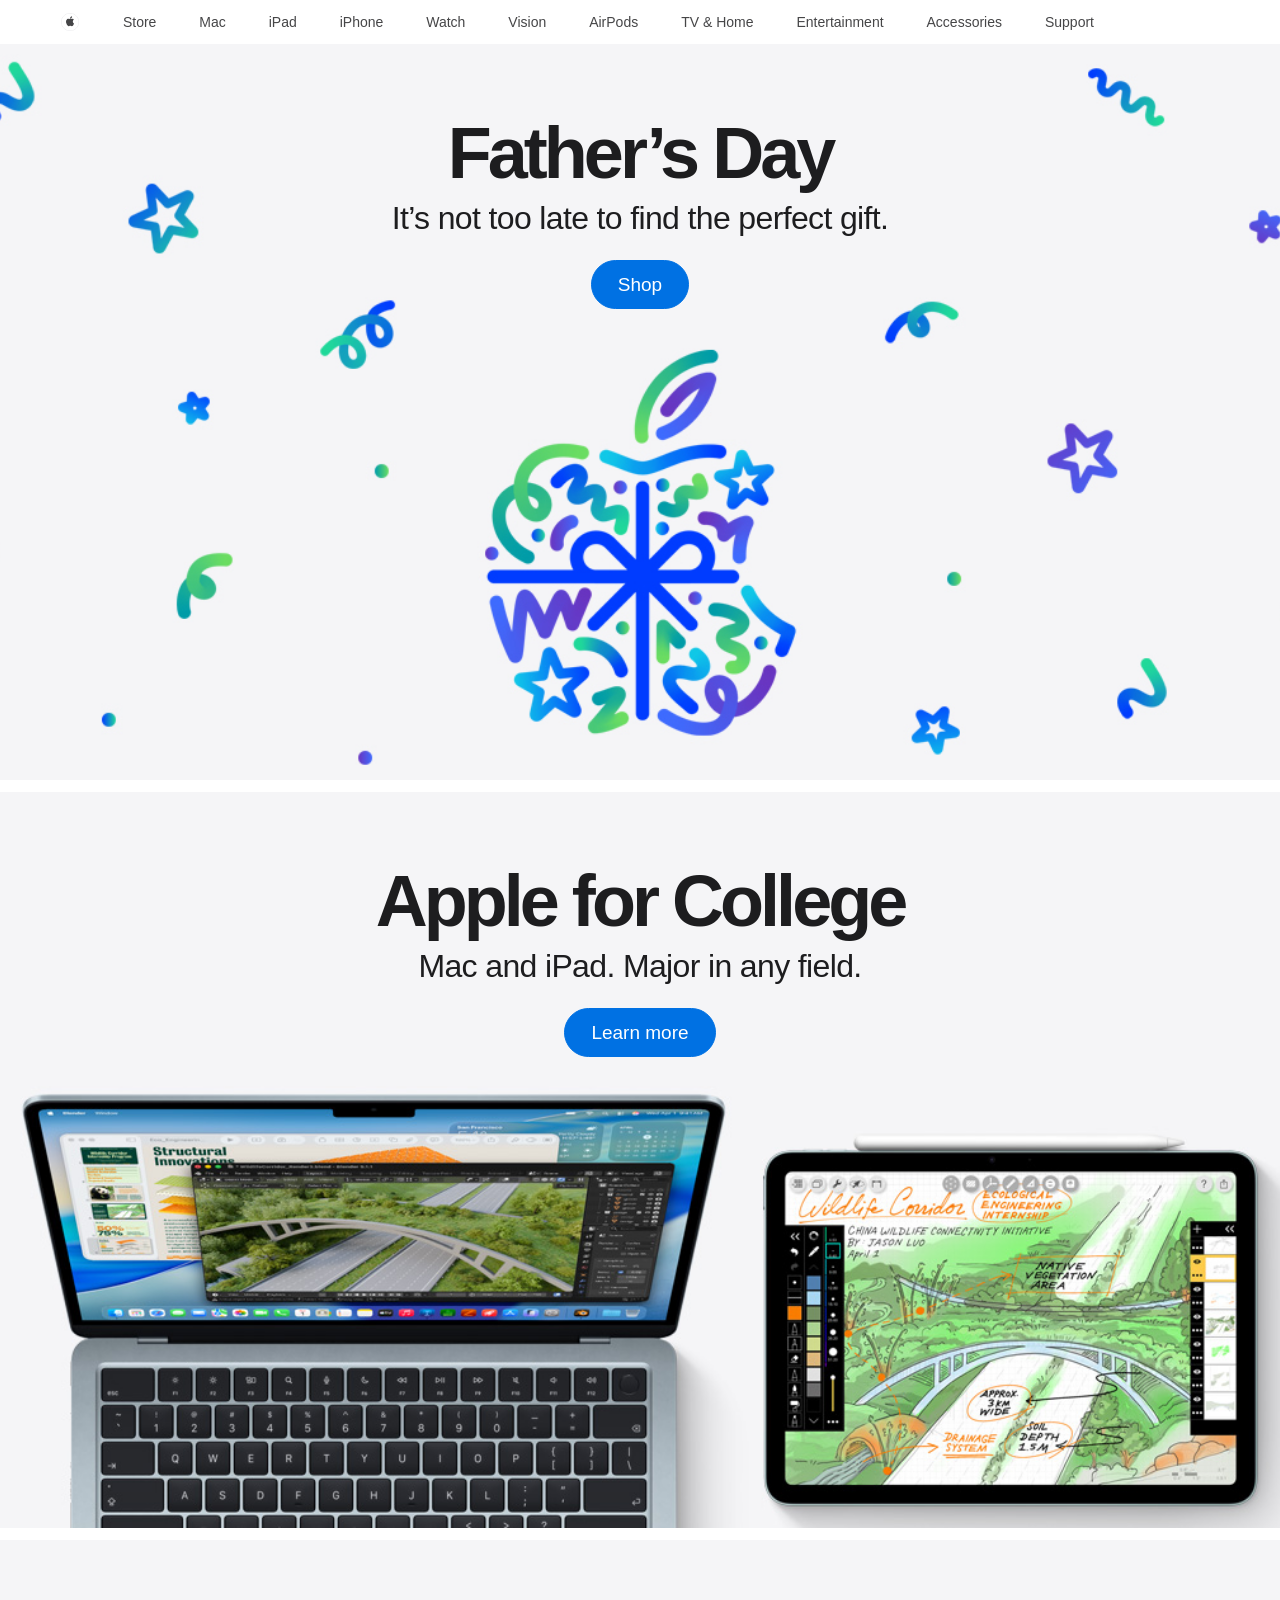
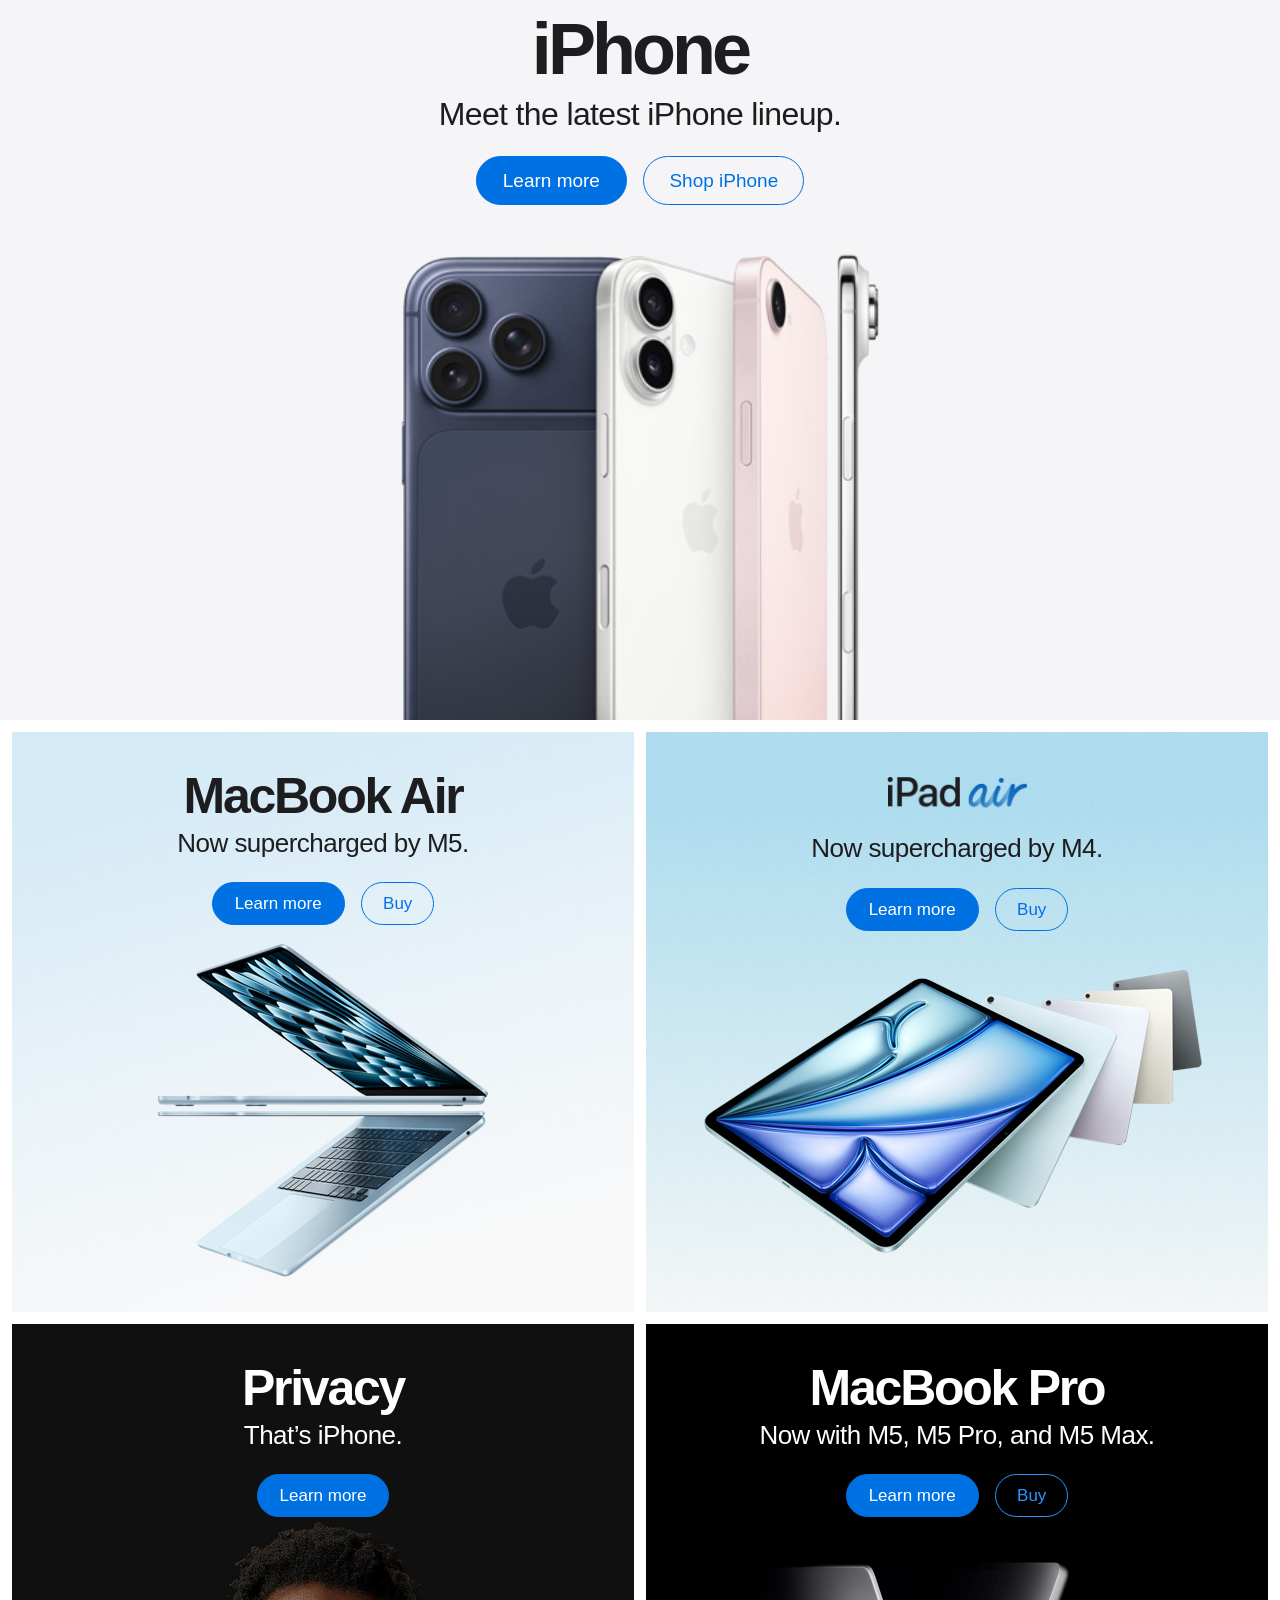
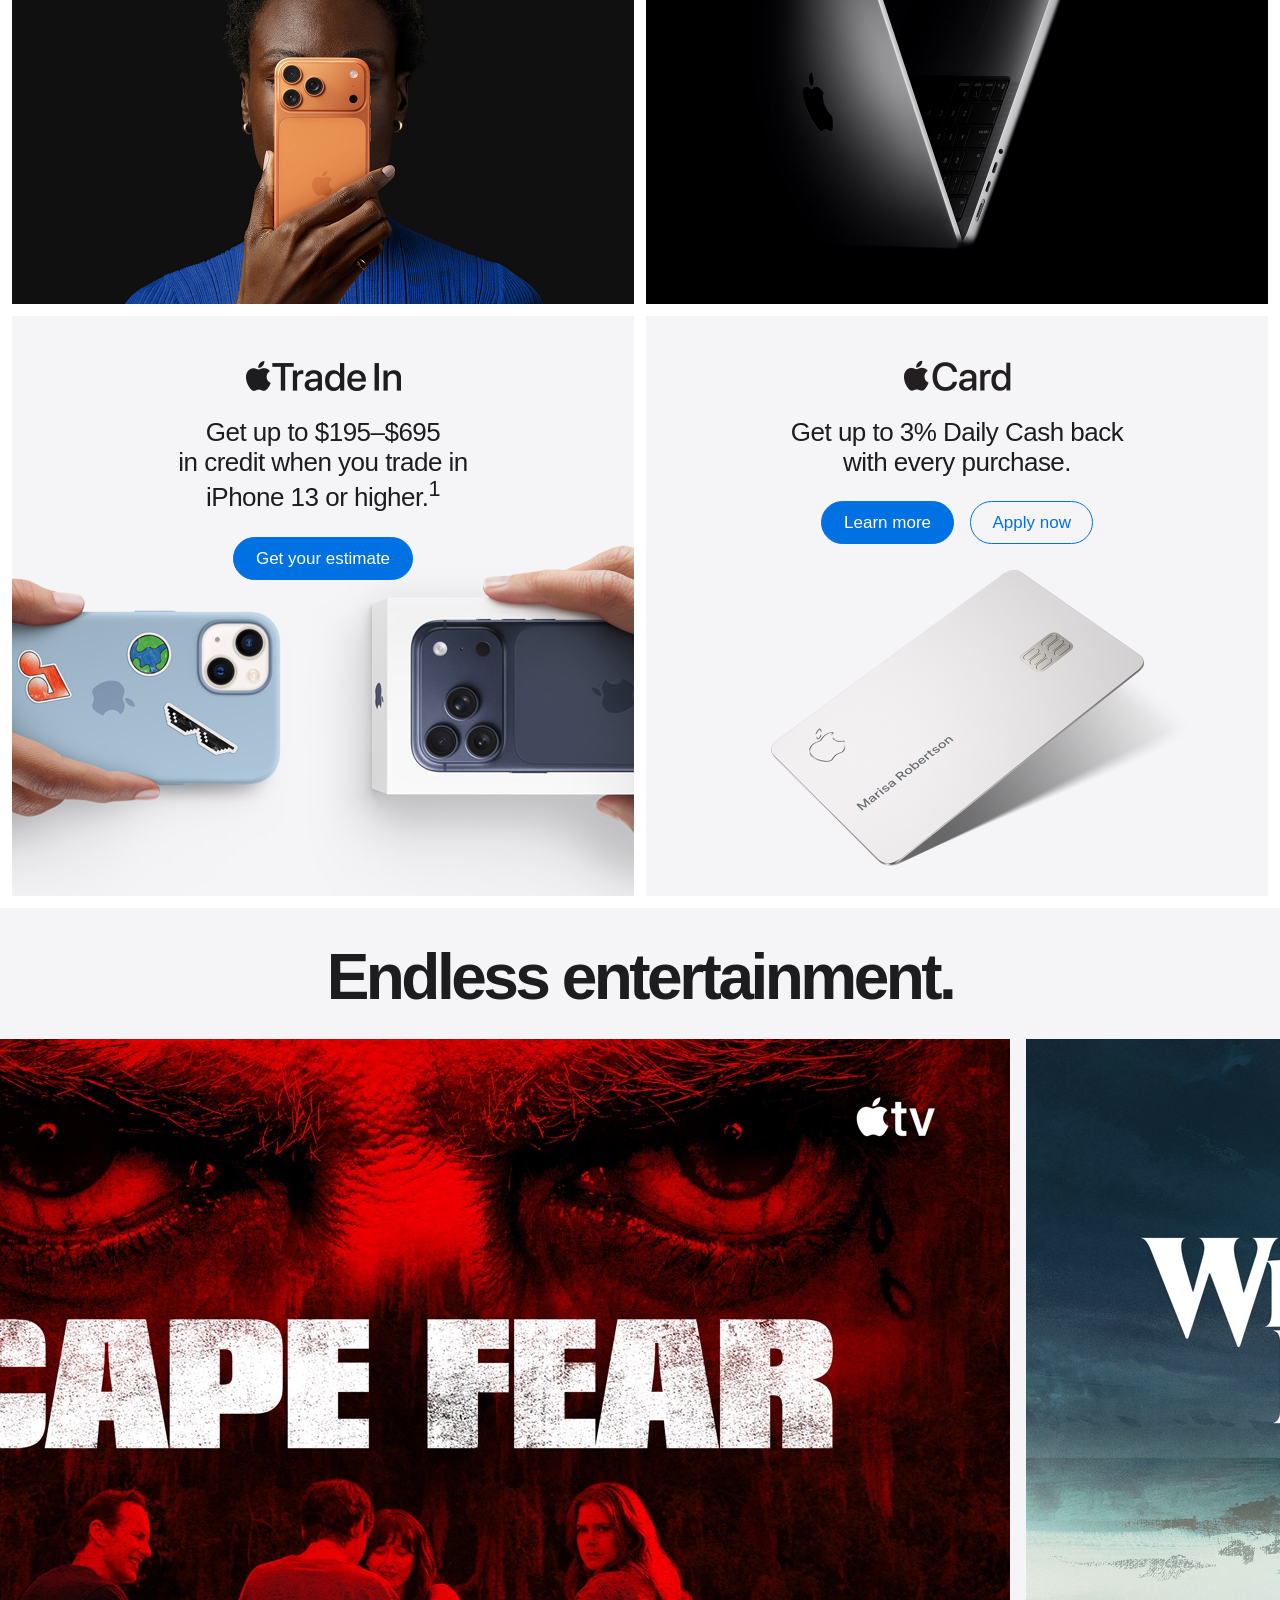
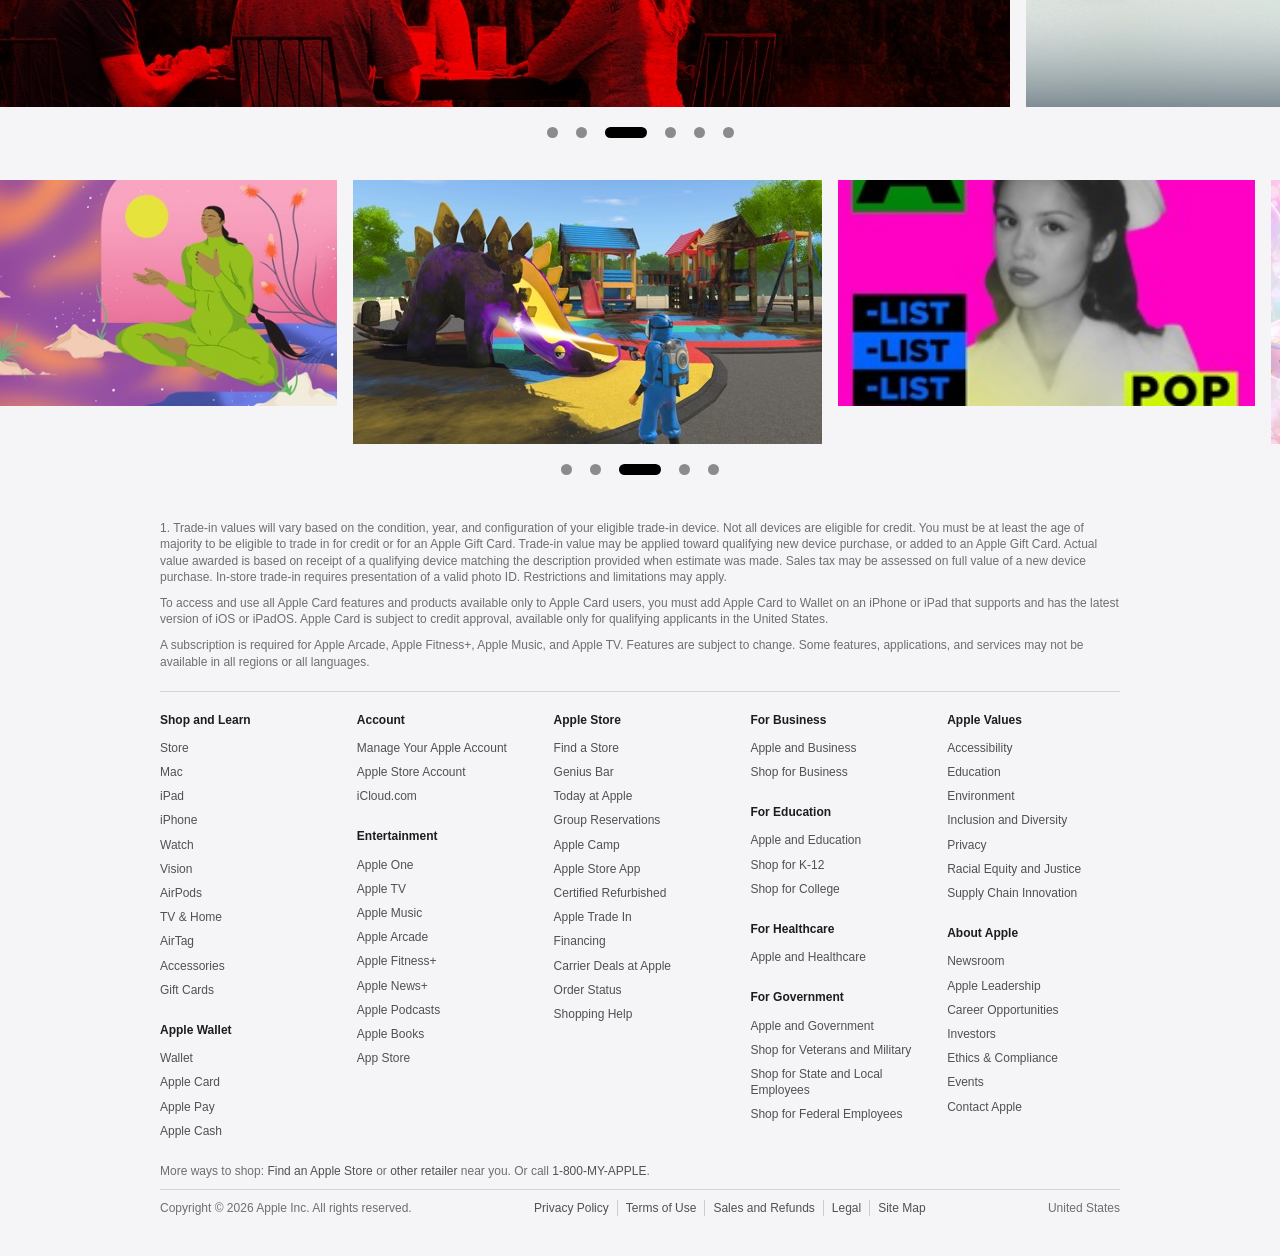
<file: apple assignment group/apple assignment/index.html>
<!DOCTYPE html>
<html lang="en">
<head>
    <meta charset="UTF-8">
    <meta name="viewport" content="width=device-width, initial-scale=1.0">
    <title>Apple Website</title>
    <link rel="stylesheet" type="text/css" href="style.css">
</head>
<body>

<div class="outer-wrapper">


    <header class="header-wrapper">
        <div class="internal-wrapper nav-internal-wrapper">
            <div class="header-links-wrapper">
                <ul>
                    <li class="logo-link"><a href="#"><img src="Logos and Icons/apple-icon.ico" alt="Apple logo"></a></li>
                    <li><a href="#">Store</a></li>
                    <li><a href="#">Mac</a></li>
                    <li><a href="#">iPad</a></li>
                    <li><a href="#">iPhone</a></li>
                    <li><a href="#">Watch</a></li>
                    <li><a href="#">Vision</a></li>
                    <li><a href="#">AirPods</a></li>
                    <li><a href="#">TV & Home</a></li>
                    <li><a href="#">Entertainment</a></li>
                    <li><a href="#">Accessories</a></li>
                    <li><a href="#">Support</a></li>
                    <li class="search-link"><a href="#"><img src="Logos and Icons/search-icon.png" alt="Search"></a></li>
                    <li class="cart-link"><a href="#"><img src="Logos and Icons/cart.png" alt="Shopping bag"></a></li>
                </ul>
            </div>
        </div>
    </header>

    <section class="main-highlight-wrapper hero-section">
        <div class="main-image-wrapper section-image">
            <img src="Banners/fathers-day-banner.jpg" alt="Father's Day gift image">
        </div>
        <div class="internal-wrapper section-content top-content">
            <div class="product-title">Father’s Day</div>
            <div class="brief-description">It’s not too late to find the perfect gift.</div>
            <div class="links-wrapper single-button">
                <ul>
                    <li><a href="https://www.apple.com/us/shop/goto/store">Shop</a></li>
                </ul>
            </div>
        </div>
    </section>

    <section class="apple-college-wrapper hero-section">
        <div class="main-image-wrapper section-image">
            <img src="Banners/mac-and-ipad-banner.jpg" alt="Apple for College">
        </div>
        <div class="internal-wrapper section-content top-content">
            <div class="title-wrapper">Apple for College</div>
            <div class="description-wrapper">Mac and iPad. Major in any field.</div>
            <div class="button-links-wrapper">
                <a href="#" class="blue-button">Learn more</a>
            </div>
        </div>
    </section>

    <section class="second-hightlight-wrapper hero-section">
        <div class="main-image-wrapper section-image">
            <img src="Banners/double-iphone-banner.jpg" alt="iPhone lineup">
        </div>
        <div class="internal-wrapper section-content top-content">
            <div class="title-wrapper">iPhone</div>
            <div class="description-wrapper">Meet the latest iPhone lineup.</div>
            <div class="button-links-wrapper">
                <a href="#" class="blue-button">Learn more</a>
                <a href="#" class="outline-button">Shop iPhone</a>
            </div>
        </div>
    </section>

    <section class="fourth-highlight-wrapper two-column-wrapper">
        <div class="left-side-wrapper promo-tile light-tile">
            <div class="tile-image-wrapper section-image">
                <img src="Banners/macbook-promo-banner.jpg" alt="MacBook Air">
            </div>
            <div class="tile-content top-content">
                <div class="title-wrapper-small">MacBook Air</div>
                <div class="description-wraper">Now supercharged by M5.</div>
                <div class="button-links-wrapper">
                    <a href="#" class="blue-button small-button">Learn more</a>
                    <a href="#" class="outline-button small-button">Buy</a>
                </div>
            </div>
        </div>

        <div class="right-side-wrapper promo-tile light-tile">
            <div class="tile-image-wrapper section-image">
                <img src="Banners/ipads-banner.jpg" alt="iPad Air">
            </div>
            <div class="tile-content top-content">
                <div class="title-wrapper-small ipad-logo-title"><img src="Logos and Icons/ipad-air-logo.png" alt="iPad Air"></div>
                <div class="description-wraper">Now supercharged by M4.</div>
                <div class="button-links-wrapper">
                    <a href="#" class="blue-button small-button">Learn more</a>
                    <a href="#" class="outline-button small-button">Buy</a>
                </div>
            </div>
        </div>
    </section>

    <section class="fifth-highlight-wrapper two-column-wrapper">
        <div class="left-side-wrapper promo-tile dark-tile">
            <div class="tile-image-wrapper section-image">
                <img src="Banners/privacy.jpg" alt="Apple Privacy">
            </div>
            <div class="tile-content top-content light-text">
                <div class="title-wrapper-small">Privacy</div>
                <div class="description-wraper">That’s iPhone.</div>
                <div class="button-links-wrapper">
                    <a href="#" class="blue-button small-button">Learn more</a>
                </div>
            </div>
        </div>

        <div class="right-side-wrapper promo-tile dark-tile">
            <div class="tile-image-wrapper section-image">
                <img src="Banners/macbook  pro.jpg" alt="MacBook Pro">
            </div>
            <div class="tile-content top-content light-text">
                <div class="title-wrapper-small">MacBook Pro</div>
                <div class="description-wraper">Now with M5, M5 Pro, and M5 Max.</div>
                <div class="button-links-wrapper">
                    <a href="#" class="blue-button small-button">Learn more</a>
                    <a href="#" class="outline-button light-outline small-button">Buy</a>
                </div>
            </div>
        </div>
    </section>

    <section class="sixth-highlight-wrapper two-column-wrapper">
        <div class="left-side-wrapper promo-tile light-tile">
            <div class="tile-image-wrapper section-image">
                <img src="Banners/iphone-trade-banner.jpg" alt="Apple Trade In">
            </div>
            <div class="tile-content top-content">
                <div class="title-wrapper-small logo-title"><img src="Logos and Icons/trade-in-logo.png" alt="Apple Trade In"></div>
                <div class="description-wraper">Get up to $195–$695<br>in credit when you trade in<br>iPhone 13 or higher.<sup>1</sup></div>
                <div class="button-links-wrapper">
                    <a href="#" class="blue-button small-button">Get your estimate</a>
                </div>
            </div>
        </div>

        <div class="right-side-wrapper promo-tile light-tile">
            <div class="tile-image-wrapper section-image">
                <img src="Banners/apple card.jpg" alt="Apple Card">
            </div>
            <div class="tile-content top-content">
                <div class="title-wrapper-small logo-title"><img src="Logos and Icons/apple-card-logo.png" alt="Apple Card"></div>
                <div class="description-wraper">Get up to 3% Daily Cash back<br>with every purchase.</div>
                <div class="button-links-wrapper">
                    <a href="#" class="blue-button small-button">Learn more</a>
                    <a href="#" class="outline-button small-button">Apply now</a>
                </div>
            </div>
        </div>
    </section>

    <section class="entertainment-wrapper">
        <h2>Endless entertainment.</h2>
        <div class="entertainment-slider">
            <div class="entertainment-card large-card"><img src="Banners/CAPE-FEAR-BANNER.jpg" alt="Cape Fear"></div>
            <div class="entertainment-card large-card active-card"><img src="Banners/WIDOWS-BAY-BANNER.jpg" alt="Widow's Bay"></div>
            <div class="entertainment-card large-card"><img src="Banners/F1-BANNER.jpg" alt="F1"></div>
        </div>
        <div class="slider-dots"><span></span><span></span><span class="active-dot"></span><span></span><span></span><span></span></div>
    </section>

    <section class="card-carousel-wrapper">
        <div class="card-carousel">
            <div class="small-entertainment-card"><img src="Cards/MEDITATION-CARD.jpg" alt="Meditation"></div>
            <div class="small-entertainment-card wide-card"><img src="Cards/PLAYGROUND-CARD.jpg" alt="PowerWash Simulator"></div>
            <div class="small-entertainment-card"><img src="Cards/A-LIST-CARD.jpg" alt="A-List Pop"></div>
            <div class="small-entertainment-card wide-card"><img src="Cards/HELLO-KITTY-CARD.jpg" alt="Hello Kitty"></div>
        </div>
        <div class="slider-dots"><span></span><span></span><span class="active-dot"></span><span></span><span></span></div>
    </section>

    <footer class="footer-wrapper">
        <div class="internal-wrapper footer-internal-wrapper">
            <div class="upper-text-container">
                <p>1. Trade‑in values will vary based on the condition, year, and configuration of your eligible trade‑in device. Not all devices are eligible for credit. You must be at least the age of majority to be eligible to trade in for credit or for an Apple Gift Card. Trade‑in value may be applied toward qualifying new device purchase, or added to an Apple Gift Card. Actual value awarded is based on receipt of a qualifying device matching the description provided when estimate was made. Sales tax may be assessed on full value of a new device purchase. In‑store trade‑in requires presentation of a valid photo ID. Restrictions and limitations may apply.</p>
                <p>To access and use all Apple Card features and products available only to Apple Card users, you must add Apple Card to Wallet on an iPhone or iPad that supports and has the latest version of iOS or iPadOS. Apple Card is subject to credit approval, available only for qualifying applicants in the United States.</p>
                <p>A subscription is required for Apple Arcade, Apple Fitness+, Apple Music, and Apple TV. Features are subject to change. Some features, applications, and services may not be available in all regions or all languages.</p>
            </div>

            <div class="footer-links-wrapper">
                <div class="links-wrapper-1">
                    <h3>Shop and Learn</h3>
                    <ul>
                        <li><a href="#">Store</a></li><li><a href="#">Mac</a></li><li><a href="#">iPad</a></li><li><a href="#">iPhone</a></li><li><a href="#">Watch</a></li><li><a href="#">Vision</a></li><li><a href="#">AirPods</a></li><li><a href="#">TV &amp; Home</a></li><li><a href="#">AirTag</a></li><li><a href="#">Accessories</a></li><li><a href="#">Gift Cards</a></li>
                    </ul>
                    <h3>Apple Wallet</h3>
                    <ul><li><a href="#">Wallet</a></li><li><a href="#">Apple Card</a></li><li><a href="#">Apple Pay</a></li><li><a href="#">Apple Cash</a></li></ul>
                </div>
                <div class="links-wrapper-2">
                    <h3>Account</h3>
                    <ul><li><a href="#">Manage Your Apple Account</a></li><li><a href="#">Apple Store Account</a></li><li><a href="#">iCloud.com</a></li></ul>
                    <h3>Entertainment</h3>
                    <ul><li><a href="#">Apple One</a></li><li><a href="#">Apple TV</a></li><li><a href="#">Apple Music</a></li><li><a href="#">Apple Arcade</a></li><li><a href="#">Apple Fitness+</a></li><li><a href="#">Apple News+</a></li><li><a href="#">Apple Podcasts</a></li><li><a href="#">Apple Books</a></li><li><a href="#">App Store</a></li></ul>
                </div>
                <div class="links-wrapper-3">
                    <h3>Apple Store</h3>
                    <ul><li><a href="#">Find a Store</a></li><li><a href="#">Genius Bar</a></li><li><a href="#">Today at Apple</a></li><li><a href="#">Group Reservations</a></li><li><a href="#">Apple Camp</a></li><li><a href="#">Apple Store App</a></li><li><a href="#">Certified Refurbished</a></li><li><a href="#">Apple Trade In</a></li><li><a href="#">Financing</a></li><li><a href="#">Carrier Deals at Apple</a></li><li><a href="#">Order Status</a></li><li><a href="#">Shopping Help</a></li></ul>
                </div>
                <div class="links-wrapper-4">
                    <h3>For Business</h3>
                    <ul><li><a href="#">Apple and Business</a></li><li><a href="#">Shop for Business</a></li></ul>
                    <h3>For Education</h3>
                    <ul><li><a href="#">Apple and Education</a></li><li><a href="#">Shop for K-12</a></li><li><a href="#">Shop for College</a></li></ul>
                    <h3>For Healthcare</h3>
                    <ul><li><a href="#">Apple and Healthcare</a></li></ul>
                    <h3>For Government</h3>
                    <ul><li><a href="#">Apple and Government</a></li><li><a href="#">Shop for Veterans and Military</a></li><li><a href="#">Shop for State and Local Employees</a></li><li><a href="#">Shop for Federal Employees</a></li></ul>
                </div>
                <div class="links-wrapper-5">
                    <h3>Apple Values</h3>
                    <ul><li><a href="#">Accessibility</a></li><li><a href="#">Education</a></li><li><a href="#">Environment</a></li><li><a href="#">Inclusion and Diversity</a></li><li><a href="#">Privacy</a></li><li><a href="#">Racial Equity and Justice</a></li><li><a href="#">Supply Chain Innovation</a></li></ul>
                    <h3>About Apple</h3>
                    <ul><li><a href="#">Newsroom</a></li><li><a href="#">Apple Leadership</a></li><li><a href="#">Career Opportunities</a></li><li><a href="#">Investors</a></li><li><a href="#">Ethics &amp; Compliance</a></li><li><a href="#">Events</a></li><li><a href="#">Contact Apple</a></li></ul>
                </div>
            </div>

            <div class="my-apple-wrapper">More ways to shop: <a href="#">Find an Apple Store</a> or <a href="#">other retailer</a> near you. Or call <a href="#">1-800-MY-APPLE</a>.</div>
            <div class="copyright-wrapper">
                <div class="copyright">Copyright © 2026 Apple Inc. All rights reserved.</div>
                <div class="footer-links-terms"><ul><li><a href="#">Privacy Policy</a></li><li><a href="#">Terms of Use</a></li><li><a href="#">Sales and Refunds</a></li><li><a href="#">Legal</a></li><li><a href="#">Site Map</a></li></ul></div>
                <div class="footer-country">United States</div>
            </div>
        </div>
    </footer>
</div>
</body>
</html>
</file>
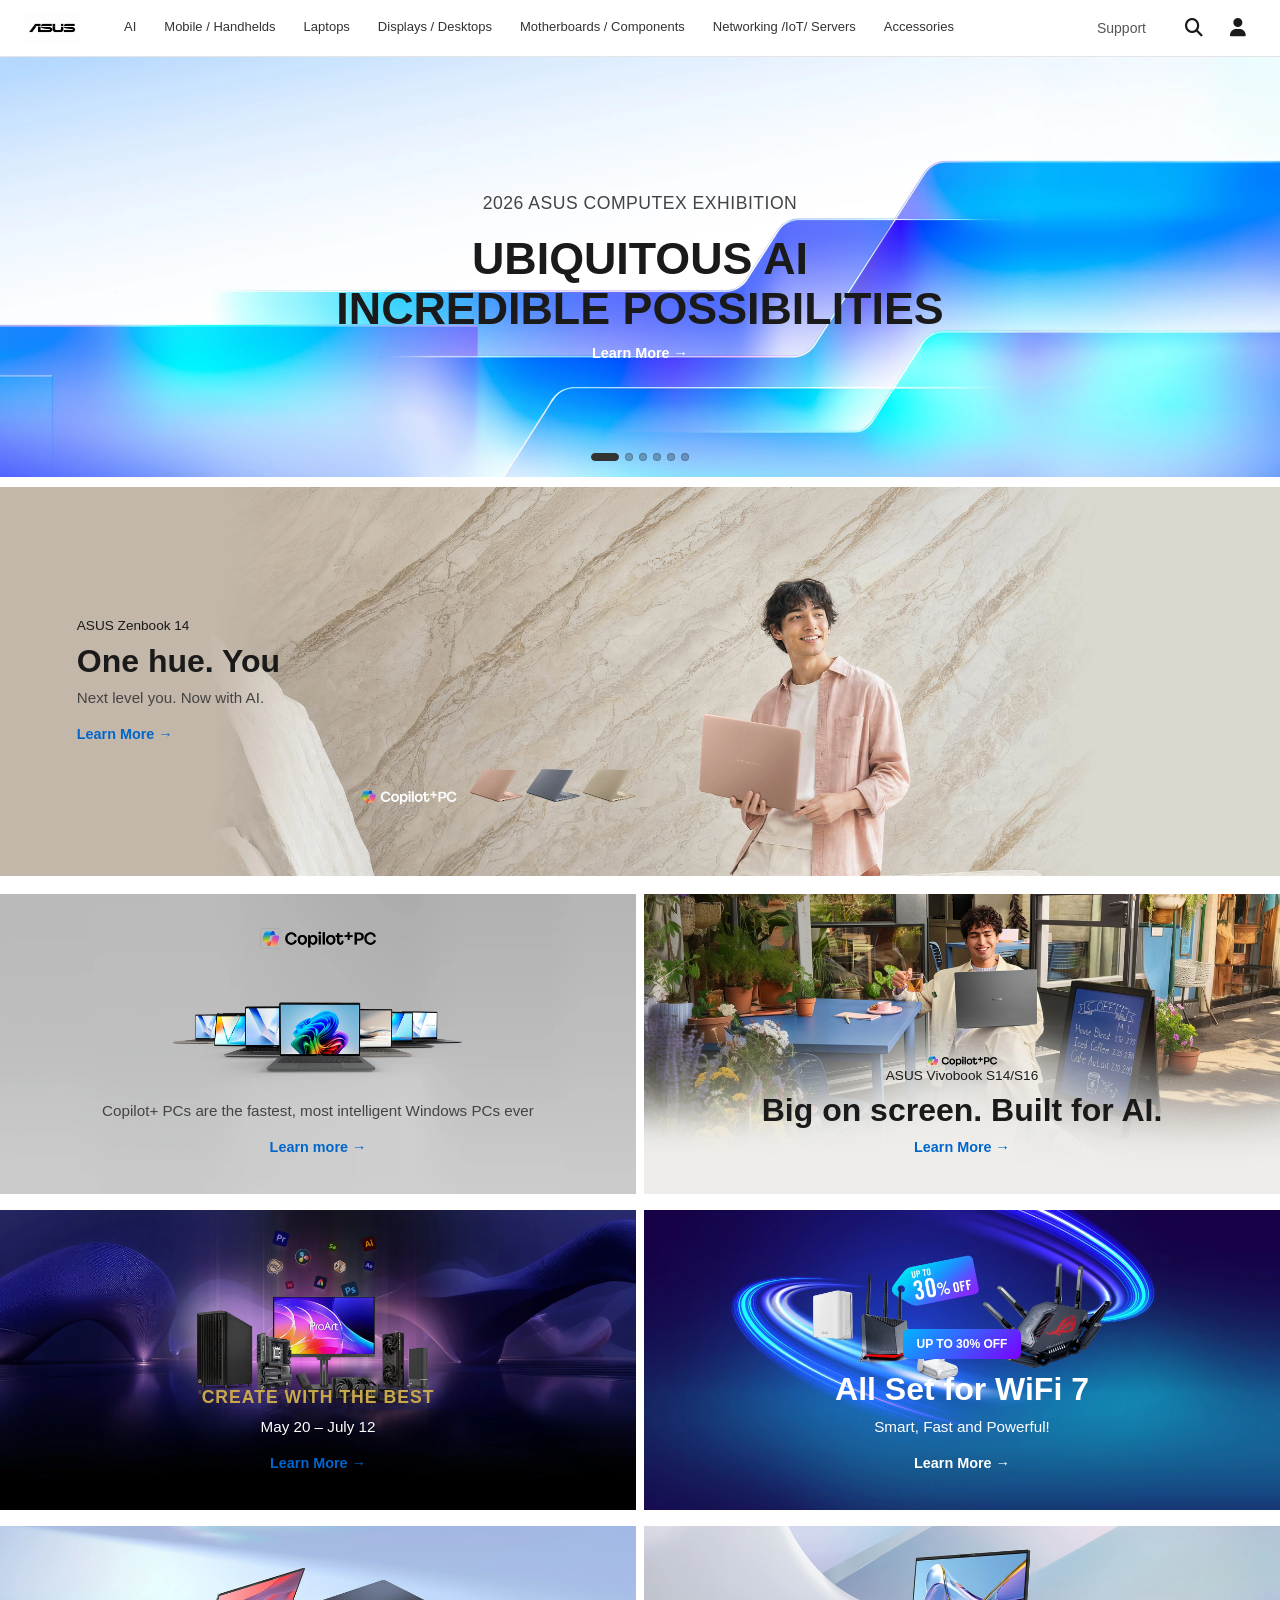
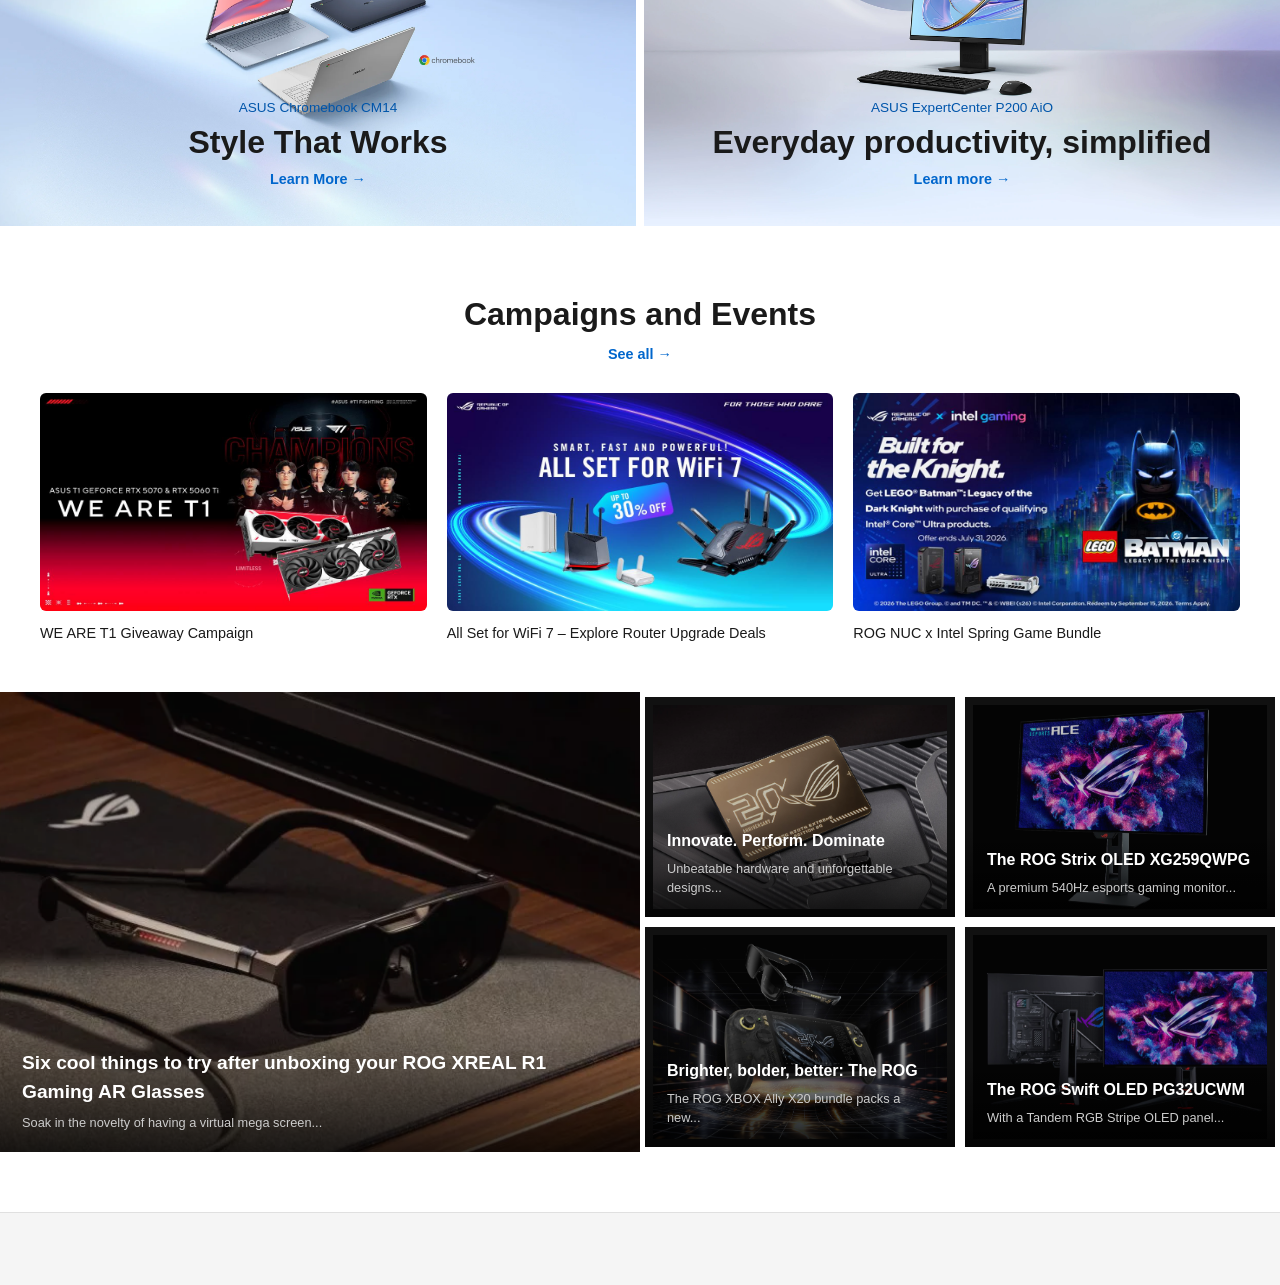
<file: Technology website/Tech/index.html>
<!DOCTYPE html>
<html lang="en">
<head>
    <meta charset="UTF-8" />
    <meta name="viewport" content="width=device-width, initial-scale=1.0" />
    <title>ASUS Global</title>
    <link rel="stylesheet" href="styles.css" /> 
    <link rel="stylesheet" href="https://cdnjs.cloudflare.com/ajax/libs/font-awesome/6.5.2/css/all.min.css" />
</head>
<body>

<header class="top-header">
    <div class="header-box">
        <a href="#" class="site-logo">
            <img src="Img/Logo.jpg" alt="ASUS" />
        </a>
        <nav class="main-menu">
            <ul>
                <li><a href="#">AI</a></li>
                <li><a href="#">Mobile / Handhelds</a></li>
                <li><a href="#">Laptops</a></li>
                <li><a href="#">Displays / Desktops</a></li>
                <li><a href="#">Motherboards / Components</a></li>
                <li><a href="#">Networking /IoT/ Servers</a></li>
                <li><a href="#">Accessories </a></li>
            </ul>
        </nav>
        <a href="#" class="support-link">Support</a>
        <div class="header-icons">
            <a href="#" class="icon-btn"><i class="fa-solid fa-magnifying-glass"></i></a>
            <a href="#" class="icon-btn"><i class="fa-solid fa-user"></i> </a>
        </div>
    </div>
</header>

<section class="big-banner">
    <div class="banner-slide">
        <img src="Img/slide 1.jpg" alt="Main banner" />
        <div class="banner-text">
            <br>
            <p class="banner-sub">2026 ASUS COMPUTEX EXHIBITION</p>
            <h1>UBIQUITOUS AI<br />INCREDIBLE POSSIBILITIES</h1>
            <a href="#" class="link-btn white-link">Learn More →</a>
        </div>
    </div>
    <div class="banner-dots">
        <span class="dot active"></span>
        <span class="dot"></span>
        <span class="dot"></span>
        <span class="dot"></span>
        <span class="dot"></span>
        <span class="dot"></span>
    </div>
</section>

<section class="product-showcase">

    <div class="showcase-full">
        <img src="Img/Zenbook.jpg" alt="Zenbook" />
        <div class="showcase-text">
            <span class="tag">ASUS Zenbook 14</span>
            <h2>One hue. You</h2>
            <p>Next level you. Now with AI.</p>
            <a href="#" class="link-btn">Learn More →</a>
        </div>
    </div>

    <div class="showcase-row">
        <div class="showcase-item">
            <img src="Img/pc.jpg" alt="Copilot+ PC" />
            <div class="showcase-text center-text">
                <p>Copilot+ PCs are the fastest, most intelligent Windows PCs ever</p>
                <a href="#" class="link-btn">Learn more →</a>
            </div>
        </div>
        <div class="showcase-item">
            <img src="Img/Vivobook.jpg" alt="Vivobook" />
            <div class="showcase-text">
                <span class="tag">ASUS Vivobook S14/S16</span>
                <h2>Big on screen. Built for AI.</h2>
                <a href="#" class="link-btn">Learn More →</a>
            </div>
        </div>
    </div>

    <div class="showcase-row">
        <div class="showcase-item dark-bg">
            <img src="Img/set up.jpg" alt="ProArt" />
            <div class="showcase-text">
                <span class="tag gold-tag">CREATE WITH THE BEST</span>
                <p>May 20 – July 12</p>
                <a href="#" class="link-btn ">Learn More →</a>
            </div>
        </div>
        <div class="showcase-item blue-bg">
            <img src="Img/Wifi.jpg" alt="WiFi 7" />
            <div class="showcase-text">
                <span class="discount-badge">UP TO 30% OFF</span>
                <h2>All Set for WiFi 7</h2>
                <p>Smart, Fast and Powerful!</p>
                <a href="#" class="link-btn white-link">Learn More →</a>
            </div>
        </div>
    </div>

    <div class="showcase-row">
        <div class="showcase-item ">
            <img src="Img/Laptop.jpg" alt="Chromebook" />
            <div class="showcase-text">
                <span class="tag blue-tag">ASUS Chromebook CM14</span>
                <h2>Style That Works</h2>
                <a href="#" class="link-btn">Learn More →</a>
            </div>
        </div>
        <div class="showcase-item light-bg">
            <img src="Img/Desktop.jpg" alt="ExpertCenter" />
            <div class="showcase-text">
                <span class="tag blue-tag">ASUS ExpertCenter P200 AiO</span>
                <h2>Everyday productivity, simplified</h2>
                <a href="#" class="link-btn">Learn more →</a>
            </div>
        </div>
    </div>

</section>

<section class="events-section">
    <h2>Campaigns and Events</h2>
    <a href="#" class="see-all">See all →</a>
    <div class="events-list">
        <div class="event-item">
            <img src="Img/giveaway.jpg" alt="T1" />
            <p>WE ARE T1 Giveaway Campaign</p>
        </div>
        <div class="event-item">
            <img src="Img/router.jpg" alt="WiFi 7" />
            <p>All Set for WiFi 7 – Explore Router Upgrade Deals</p>
        </div>
        <div class="event-item">
            <img src="Img/Batman.jpg" alt="ROG NUC" />
            <p>ROG NUC x Intel Spring Game Bundle</p>
        </div>
    </div>
</section>

<section class="latest-news">
    <div class="news-layout">
        <div class="news-large">
            <img src="Img/glasses.jpg" alt="AR Glasses" />
            <div class="news-overlay">
                <h3>Six cool things to try after unboxing your ROG XREAL R1 Gaming AR Glasses</h3>
                <p>Soak in the novelty of having a virtual mega screen...</p>
            </div>
        </div>
        <div class="news-small-list">
            <div class="news-small">
                <img src="Img/card.jpg" alt="ROG 20th" />
                <div class="news-overlay">
                    <h3>Innovate. Perform. Dominate</h3>
                    <p>Unbeatable hardware and unforgettable designs...</p>
                </div>
            </div>
            <div class="news-small">
                <img src="Img/Ace.jpg" alt="ROG Strix" />
                <div class="news-overlay">
                    <h3>The ROG Strix OLED XG259QWPG</h3>
                    <p>A premium 540Hz esports gaming monitor...</p>
                </div>
            </div>
            <div class="news-small">
                <img src="Img/xbox.jpg" alt="ROG Xbox" />
                <div class="news-overlay">
                    <h3>Brighter, bolder, better: The ROG</h3>
                    <p>The ROG XBOX Ally X20 bundle packs a new...</p>
                </div>
            </div>
            <div class="news-small">
                <img src="Img/Ace2.jpg" alt="ROG Swift" />
                <div class="news-overlay">
                    <h3>The ROG Swift OLED PG32UCWM</h3>
                    <p>With a Tandem RGB Stripe OLED panel...</p>
                </div>
            </div>
        </div>
    </div>
</section>

<footer class="bottom-footer">
    <div class="footer-box">
        <!-- rest unchanged -->
    </div>
</footer>

</body>
</html>
</file>
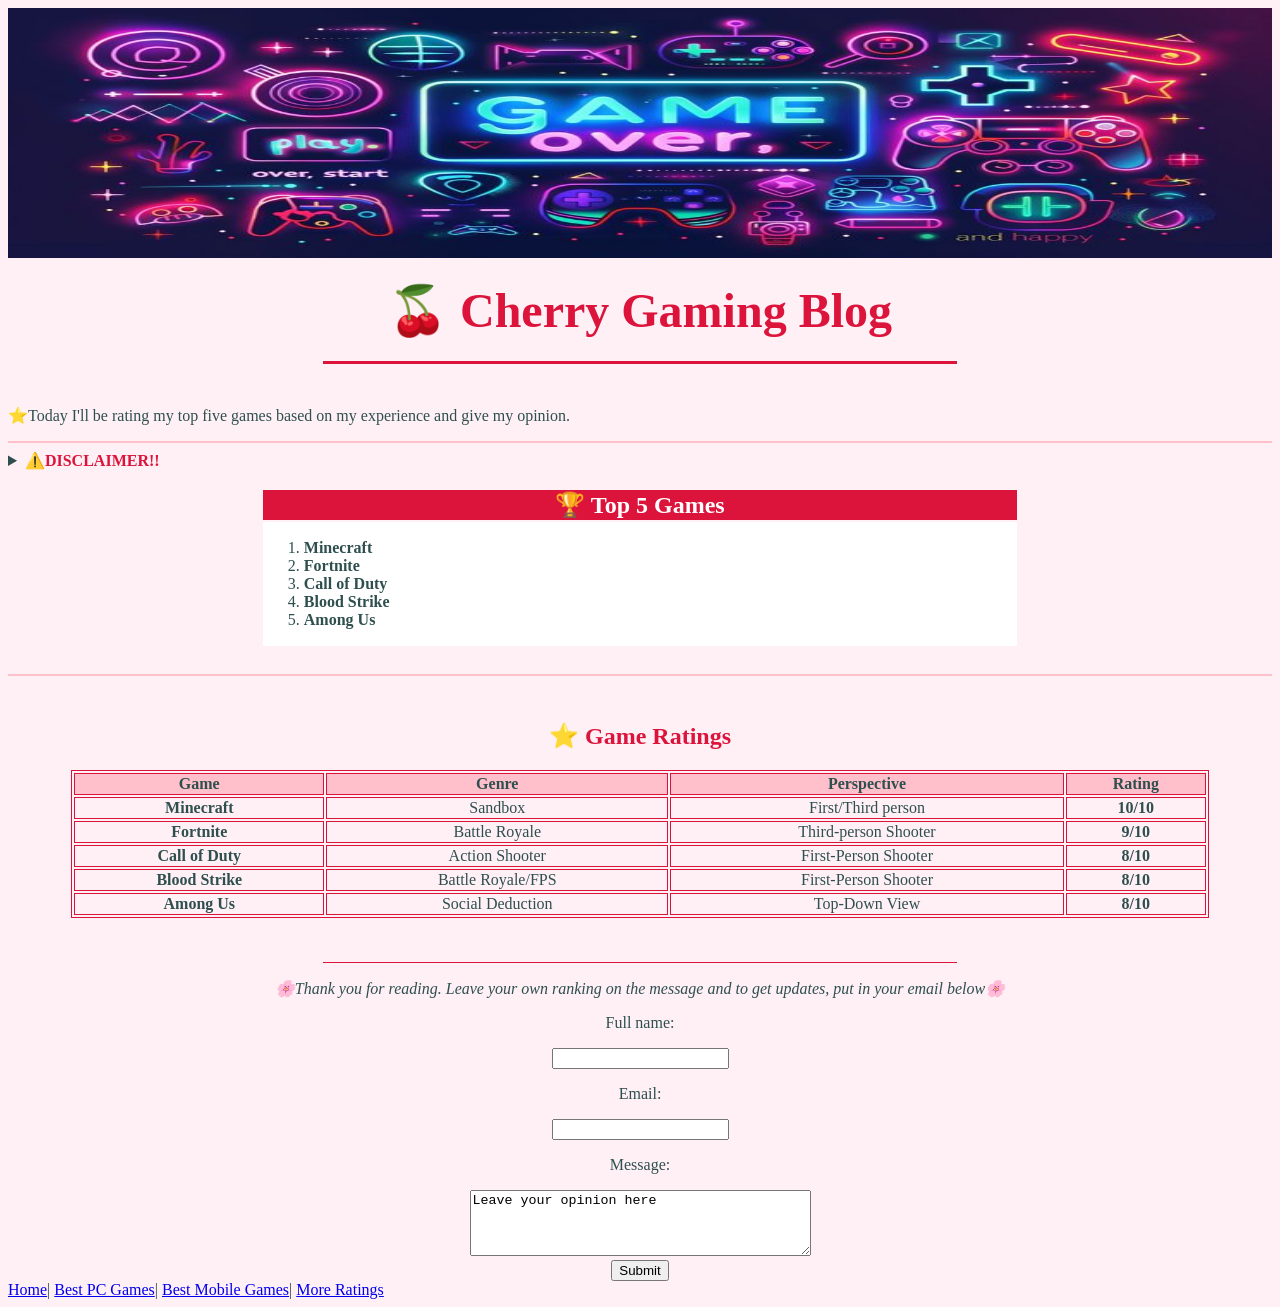
<file: assignments/Assignment 3.html>
<!DOCTYPE html>
<html lang="en">
<head>
    <meta charset="utf-8">
    <meta name="viewport" content="width=device-width, initial-scale=1, viewport-fit=cover">
    <title>Cherry Gaming Blog</title>        
</head>
<body bgcolor="LavenderBlush" text="DarkSlateGray">
    <img src="banner.jpg.jpg" 
         alt="Cherry Gaming Blog Banner" width="100%" height="250">

    <center>
        <h1><font color="Crimson" size="7">🍒 Cherry Gaming Blog</font></h1>
        <hr width="50%" size="3" color="Crimson">
    </center> <br>
    
        <p>
            ⭐Today I'll be rating my top five games based on my experience and give my opinion. 
        </p>

    <hr color="Pink">
    
        <details>
            <summary><strong><font color="Crimson">⚠️DISCLAIMER!!</font></strong></summary>
            <blockquote>
                <p><i>This is MY rating based on MY experience so we may have different ratings. Therefore, do not take any offense if your favorite game is lower or isn't here.</i></p>
            </blockquote>
        </details>

    <br>
 
    <table align="center" width="60%">
        <tr>
            <td bgcolor="Crimson">
                <center><b><font color="white" size="5">🏆 Top 5 Games</font></b></center>
            </td>
        </tr>
        <tr>
            <td bgcolor="white">
                <ol>
                    <li><b>Minecraft</b></li>
                    <li><b>Fortnite</b></li>
                    <li><b>Call of Duty</b></li>
                    <li><b>Blood Strike</b></li>
                    <li><b>Among Us</b></li>
                </ol>
            </td>
        </tr>
    </table>

    <br><hr color="Pink"><br>

    <center>
        <h2><font color="Crimson">⭐ Game Ratings</font></h2>
        <table border="1"  width="90%" bordercolor="Crimson">
            <thead>
                <tr bgcolor="Pink">
                    <th>Game</th>
                    <th>Genre</th>
                    <th>Perspective</th>
                    <th>Rating</th>
                </tr>
            </thead>
            <tbody align="center">
                <tr>
                    <td><b>Minecraft</b></td>
                    <td>Sandbox</td>
                    <td>First/Third person</td>
                    <td><b>10/10</b></td>
                </tr>
                <tr>
                    <td><b>Fortnite</b></td>
                    <td>Battle Royale</td>
                    <td>Third-person Shooter</td>
                    <td><b>9/10</b></td>
                </tr>
                <tr>
                    <td><b>Call of Duty</b></td>
                    <td>Action Shooter</td>
                    <td>First-Person Shooter</td>
                    <td><b>8/10 </b></td>
                </tr>
                <tr>
                    <td><b>Blood Strike</b></td>
                    <td>Battle Royale/FPS</td>
                    <td>First-Person Shooter</td>
                    <td><b>8/10 </b></td>
                </tr>
                <tr>
                    <td><b>Among Us</b></td>
                    <td>Social Deduction</td>
                    <td>Top-Down View</td>
                    <td><b>8/10 </b></td>
                </tr>
            </tbody>
        </table>
    </center>

    <br><br>

    <center>
        <hr width="50%" size="1" color="Crimson">
        <p>
        <i>🌸Thank you for reading. Leave your own ranking on the message and to get updates, put in your email below🌸</i>
        </p>
      <form>
     <p>Full name:</p>
        <input type="text" name="name">
     <p>Email:</p>
        <input type="email" name="email">
     <p>Message:</p>
         <textarea rows="4" cols="40">Leave your opinion here</textarea>
            <br>
        <input type="submit" value="Submit">
        </form>
    </center>

        <footer>
            <nav>
                <a href="#">Home</a>|
                <a href="#">Best PC Games</a>|
                <a href="#">Best Mobile Games</a>|
                <a href="#">More Ratings</a>
            </nav>
        </footer>
      
        
</body>
</html>
</file>
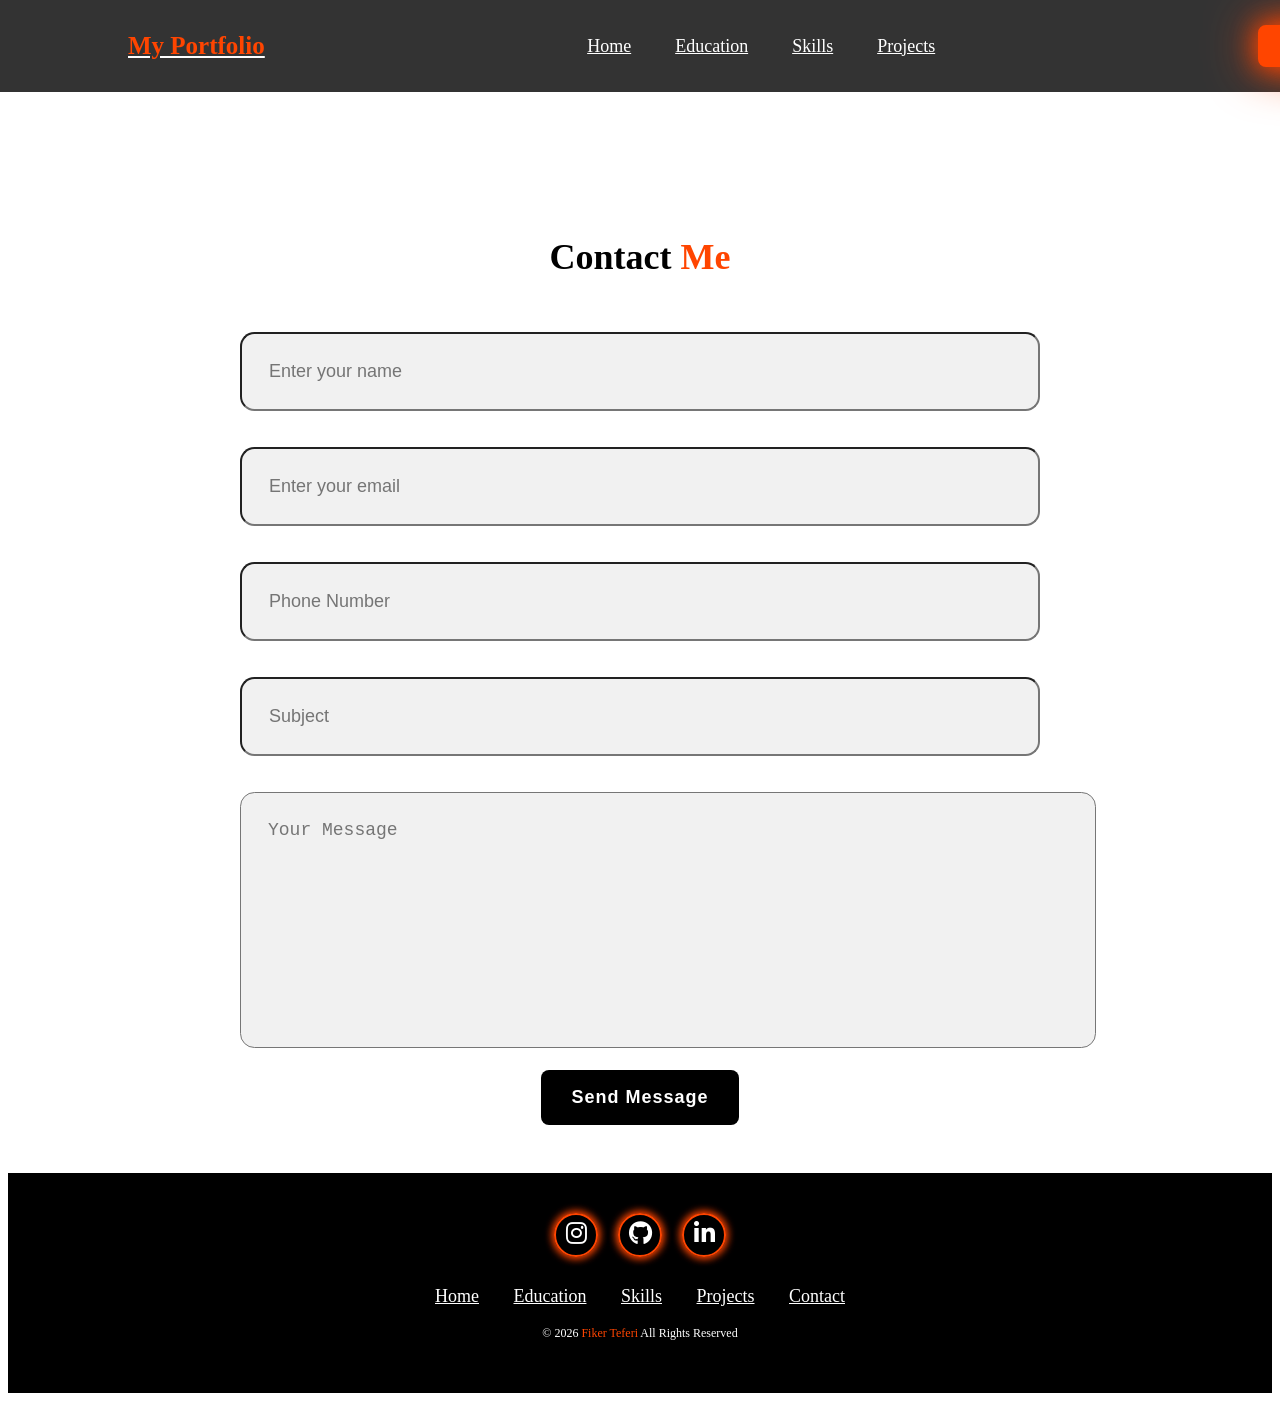
<file: Final Project/contact.html>
<!DOCTYPE html>
<html lang="en">
<head>
    <meta charset="utf-8">
    <meta name="viewport" content="width=device-width, initial-scale=1">
    <title>Contact | Fiker Teferi</title>
    <link rel="stylesheet" href="Style.css">
    <link href="https://unpkg.com/boxicons@2.1.4/css/boxicons.min.css" rel="stylesheet">
    <link rel="stylesheet" href="https://cdnjs.cloudflare.com/ajax/libs/font-awesome/6.5.2/css/all.min.css" />
</head>
<body>
    <header class="header">
        <a href="index.html" class="logo"><span>My Portfolio</span></a>

        <nav class="navbar">
            <a href="index.html">Home</a>
            <a href="education.html">Education</a>
            <a href="skills.html">Skills</a>
            <a href="projects.html">Projects</a>
        </nav>

        <a href="contact.html" class="contact active">Contact Me</a>
    </header>

    <section class="contact-form" id="contact">
        <h2 class="contact-me">Contact <span>Me</span></h2>

        <form action="#">
            <div class="input-box">
                <input type="text" placeholder="Enter your name">
                <input type="email" placeholder="Enter your email">
            </div>

            <div class="input-box">
                <input type="number" placeholder="Phone Number">
                <input type="text" placeholder="Subject">
            </div>

            <textarea name="message" id="message" cols="30" rows="10" placeholder="Your Message"></textarea>
            <input type="submit" value="Send Message" class="btn-1">
        </form>
    </section>

    <footer class="footer">
        <div class="social">
            <a href="#"><i class="fa-brands fa-instagram"></i></a>
            <a href="#"><i class="fa-brands fa-github"></i></a>
            <a href="#"><i class="fa-brands fa-linkedin-in"></i></a>
        </div>

        <ul class="list">
            <li><a href="index.html">Home</a></li>
            <li><a href="education.html">Education</a></li>
            <li><a href="skills.html">Skills</a></li>
            <li><a href="projects.html">Projects</a></li>
            <li><a href="contact.html">Contact</a></li>
        </ul>

        <p class="copyright">&copy; 2026 <span>Fiker Teferi</span> All Rights Reserved</p>
    </footer>
</body>
</html>
</file>
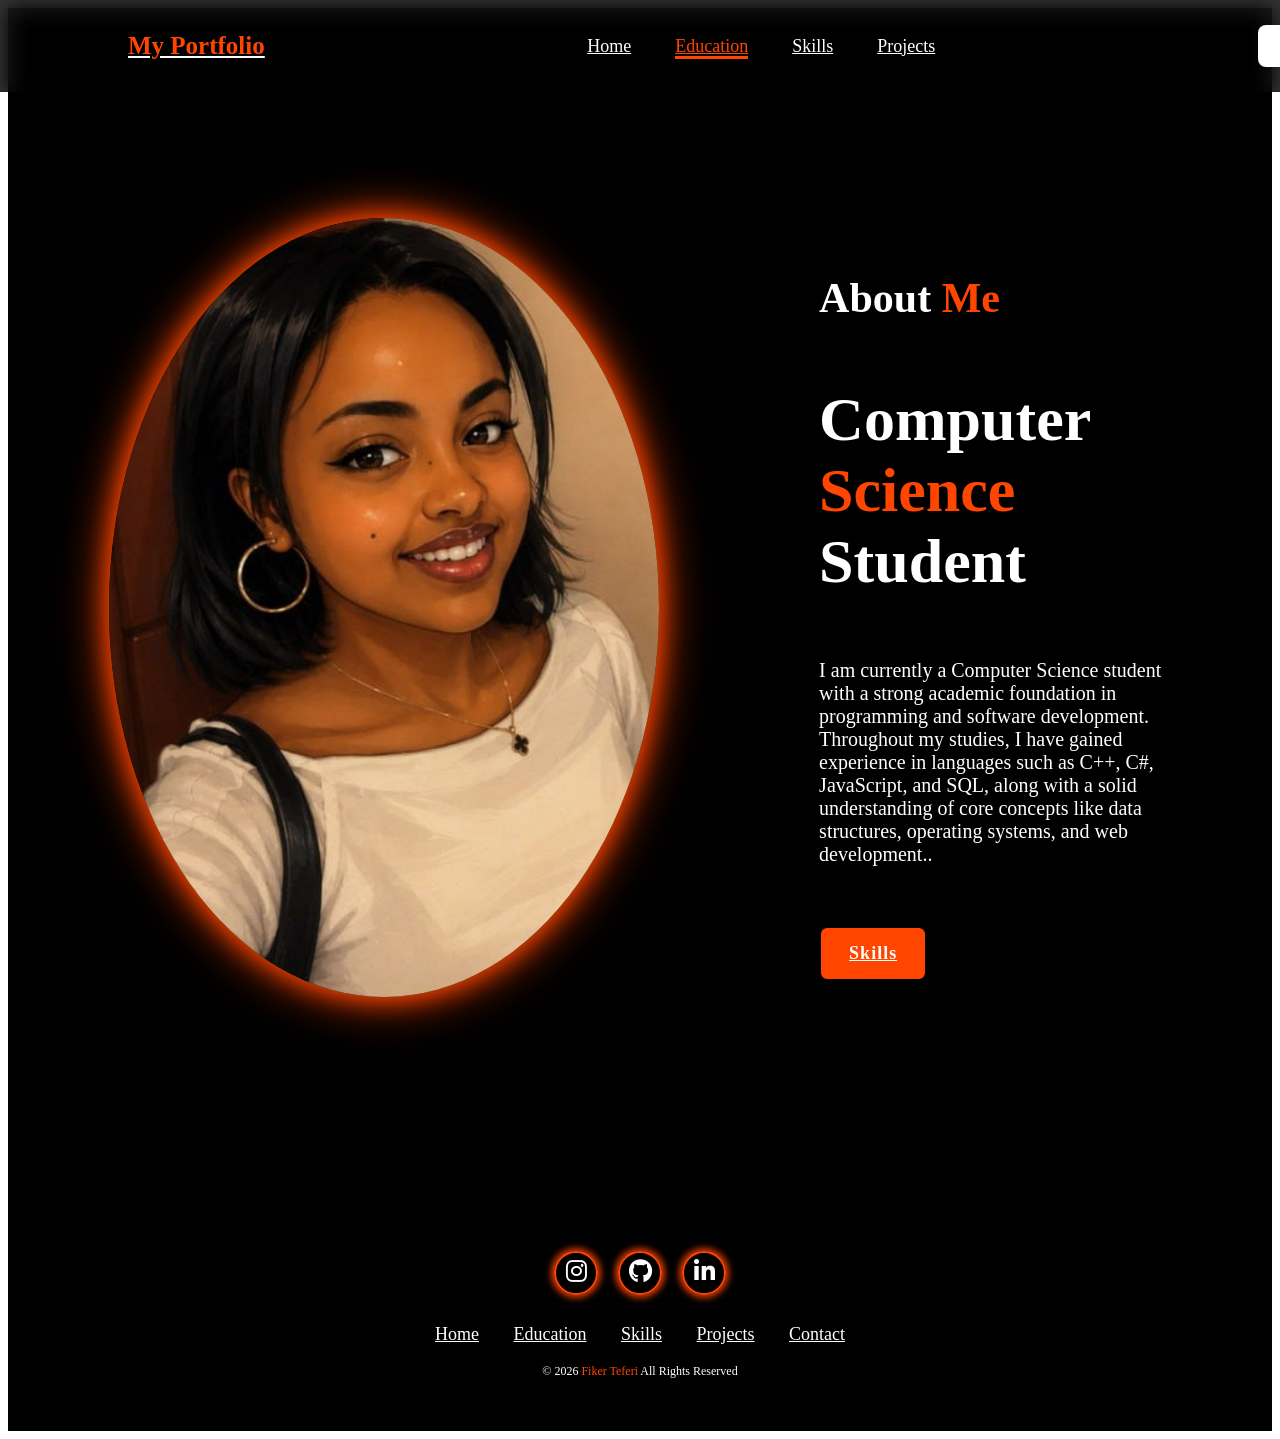
<file: Final Project/education.html>
<!DOCTYPE html>
<html lang="en">
<head>
    <meta charset="utf-8">
    <meta name="viewport" content="width=device-width, initial-scale=1">
    <title>Education | Fiker Teferi</title>
    <link rel="stylesheet" href="Style.css">
    <link href="https://unpkg.com/boxicons@2.1.4/css/boxicons.min.css" rel="stylesheet">
    <link rel="stylesheet" href="https://cdnjs.cloudflare.com/ajax/libs/font-awesome/6.5.2/css/all.min.css" />
</head>
<body>
    <header class="header">
        <a href="index.html" class="logo"><span>My Portfolio</span></a>

        <nav class="navbar">
            <a href="index.html">Home</a>
            <a href="education.html" class="active">Education</a>
            <a href="skills.html">Skills</a>
            <a href="projects.html">Projects</a>
        </nav>

        <a href="contact.html" class="contact">Contact Me</a>
    </header>

    <section class="education" id="education">
        <div class="about-img">
            <img src="Images/animated.jpg" alt="profile image">
        </div>

        <div class="about-content">
            <h2 class="heading">About <span>Me</span></h2>
            <h3>Computer <span>Science</span> Student</h3>
            <p>I am currently a Computer Science student with a strong academic foundation in programming and software development. Throughout my studies, I have gained experience in languages such as C++, C#, JavaScript, and SQL, along with a solid understanding of core concepts like data structures, operating systems, and web development..</p>
            <a href="skills.html" class="btn-2">Skills</a>
        </div>
    </section>

    <footer class="footer">
        <div class="social">
            <a href="#"><i class="fa-brands fa-instagram"></i></a>
            <a href="#"><i class="fa-brands fa-github"></i></a>
            <a href="#"><i class="fa-brands fa-linkedin-in"></i></a>
        </div>

        <ul class="list">
            <li><a href="index.html">Home</a></li>
            <li><a href="education.html">Education</a></li>
            <li><a href="skills.html">Skills</a></li>
            <li><a href="projects.html">Projects</a></li>
            <li><a href="contact.html">Contact</a></li>
        </ul>

        <p class="copyright">&copy; 2026 <span>Fiker Teferi</span> All Rights Reserved</p>
    </footer>
</body>
</html>
</file>
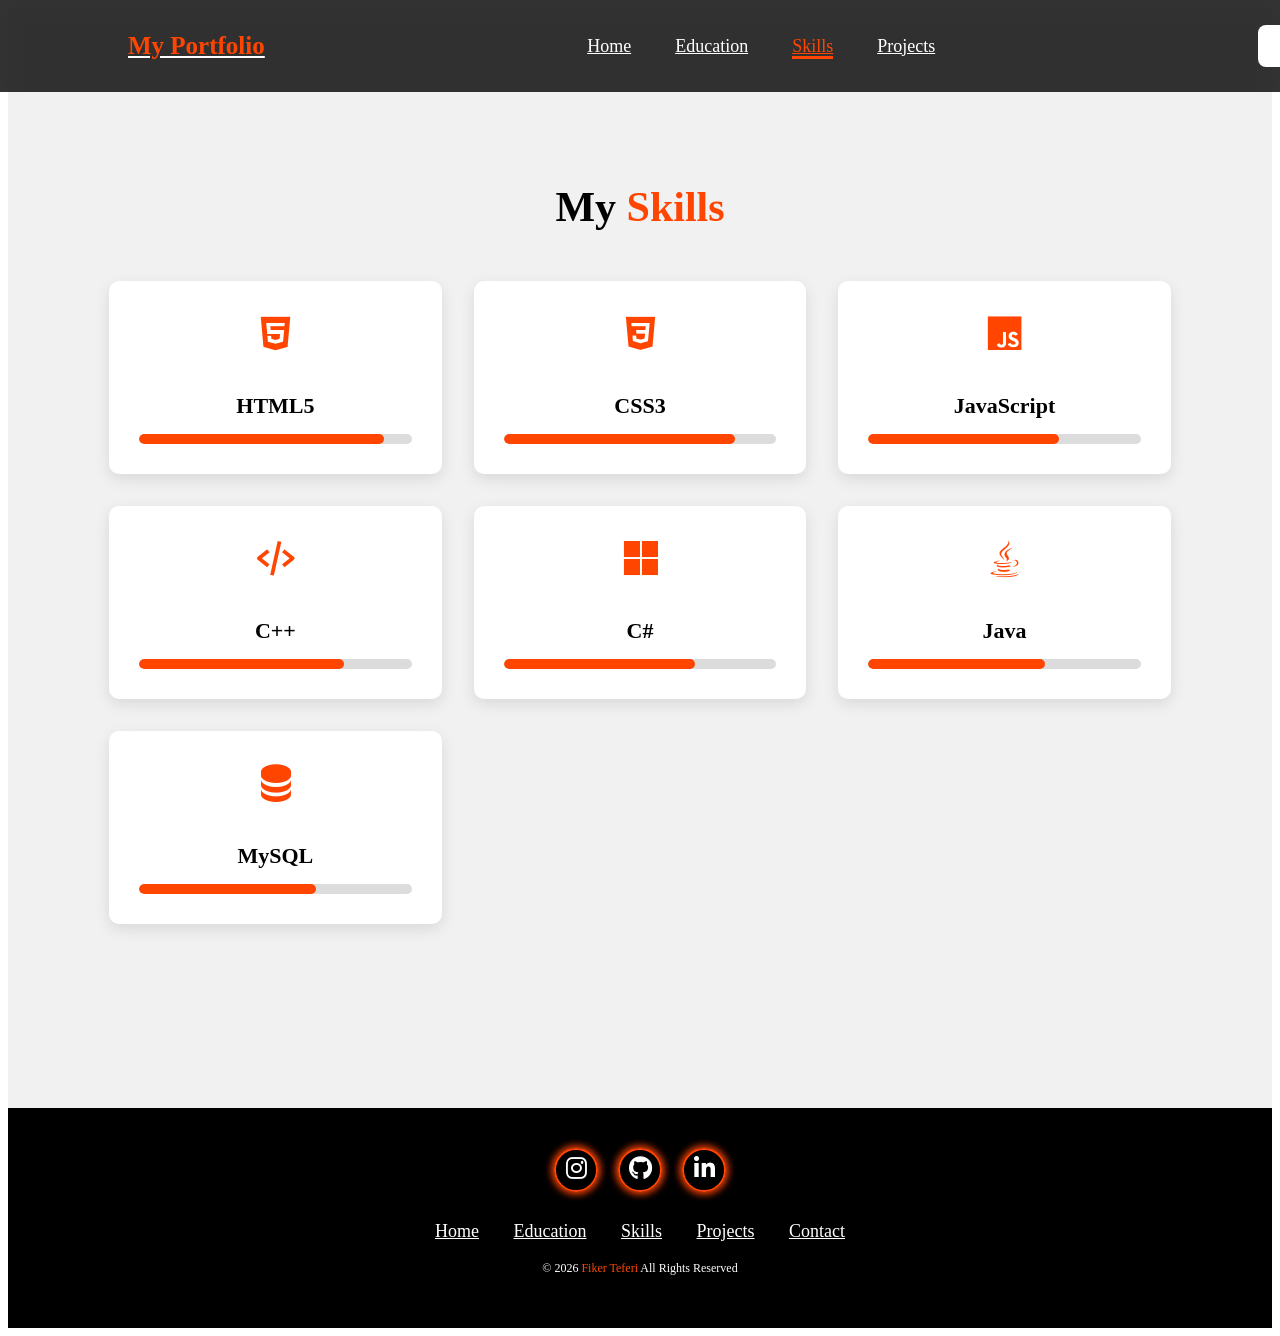
<file: Final Project/skills.html>
<!DOCTYPE html>
<html lang="en">
<head>
    <meta charset="utf-8">
    <meta name="viewport" content="width=device-width, initial-scale=1">
    <title>Skills | Fiker Teferi</title>
    <link rel="stylesheet" href="Style.css">
    <link href="https://unpkg.com/boxicons@2.1.4/css/boxicons.min.css" rel="stylesheet">
    <link rel="stylesheet" href="https://cdnjs.cloudflare.com/ajax/libs/font-awesome/6.5.2/css/all.min.css" />
</head>
<body>
    <header class="header">
        <a href="index.html" class="logo"><span>My Portfolio</span></a>

        <nav class="navbar">
            <a href="index.html">Home</a>
            <a href="education.html">Education</a>
            <a href="skills.html" class="active">Skills</a>
            <a href="projects.html">Projects</a>
        </nav>

        <a href="contact.html" class="contact">Contact Me</a>
    </header>

    <section class="skills" id="skills">
        <h2 class="heading">My <span>Skills</span></h2>

        <div class="skills-container">

            <div class="skill-box">
                <i class='bx bxl-html5'></i>
                <h3>HTML5</h3>
                <div class="skill-bar">
                    <div class="skill-per" style="width: 90%;"><span>90%</span></div>
                </div>
            </div>

            <div class="skill-box">
                <i class='bx bxl-css3'></i>
                <h3>CSS3</h3>
                <div class="skill-bar">
                    <div class="skill-per" style="width: 85%;"><span>85%</span></div>
                </div>
            </div>

            <div class="skill-box">
                <i class='bx bxl-javascript'></i>
                <h3>JavaScript</h3>
                <div class="skill-bar">
                    <div class="skill-per" style="width: 70%;"><span>70%</span></div>
                </div>
            </div>

            <div class="skill-box">
                <i class='bx bx-code-alt'></i>
                <h3>C++</h3>
                <div class="skill-bar">
                    <div class="skill-per" style="width: 75%;"><span>75%</span></div>
                </div>
            </div>

            <div class="skill-box">
                <i class='bx bxl-microsoft'></i>
                <h3>C#</h3>
                <div class="skill-bar">
                    <div class="skill-per" style="width: 70%;"><span>70%</span></div>
                </div>
            </div>

            <div class="skill-box">
                <i class='bx bxl-java'></i>
                <h3>Java</h3>
                <div class="skill-bar">
                    <div class="skill-per" style="width: 65%;"><span>65%</span></div>
                </div>
            </div>

            <div class="skill-box">
                <i class='bx bxs-data'></i>
                <h3>MySQL</h3>
                <div class="skill-bar">
                    <div class="skill-per" style="width: 65%;"><span>65%</span></div>
                </div>
            </div>

        </div>
    </section>

    <footer class="footer">
        <div class="social">
            <a href="#"><i class="fa-brands fa-instagram"></i></a>
            <a href="#"><i class="fa-brands fa-github"></i></a>
            <a href="#"><i class="fa-brands fa-linkedin-in"></i></a>
        </div>

        <ul class="list">
            <li><a href="index.html">Home</a></li>
            <li><a href="education.html">Education</a></li>
            <li><a href="skills.html">Skills</a></li>
            <li><a href="projects.html">Projects</a></li>
            <li><a href="contact.html">Contact</a></li>
        </ul>

        <p class="copyright">&copy; 2026 <span>Fiker Teferi</span> All Rights Reserved</p>
    </footer>
</body>
</html>
</file>
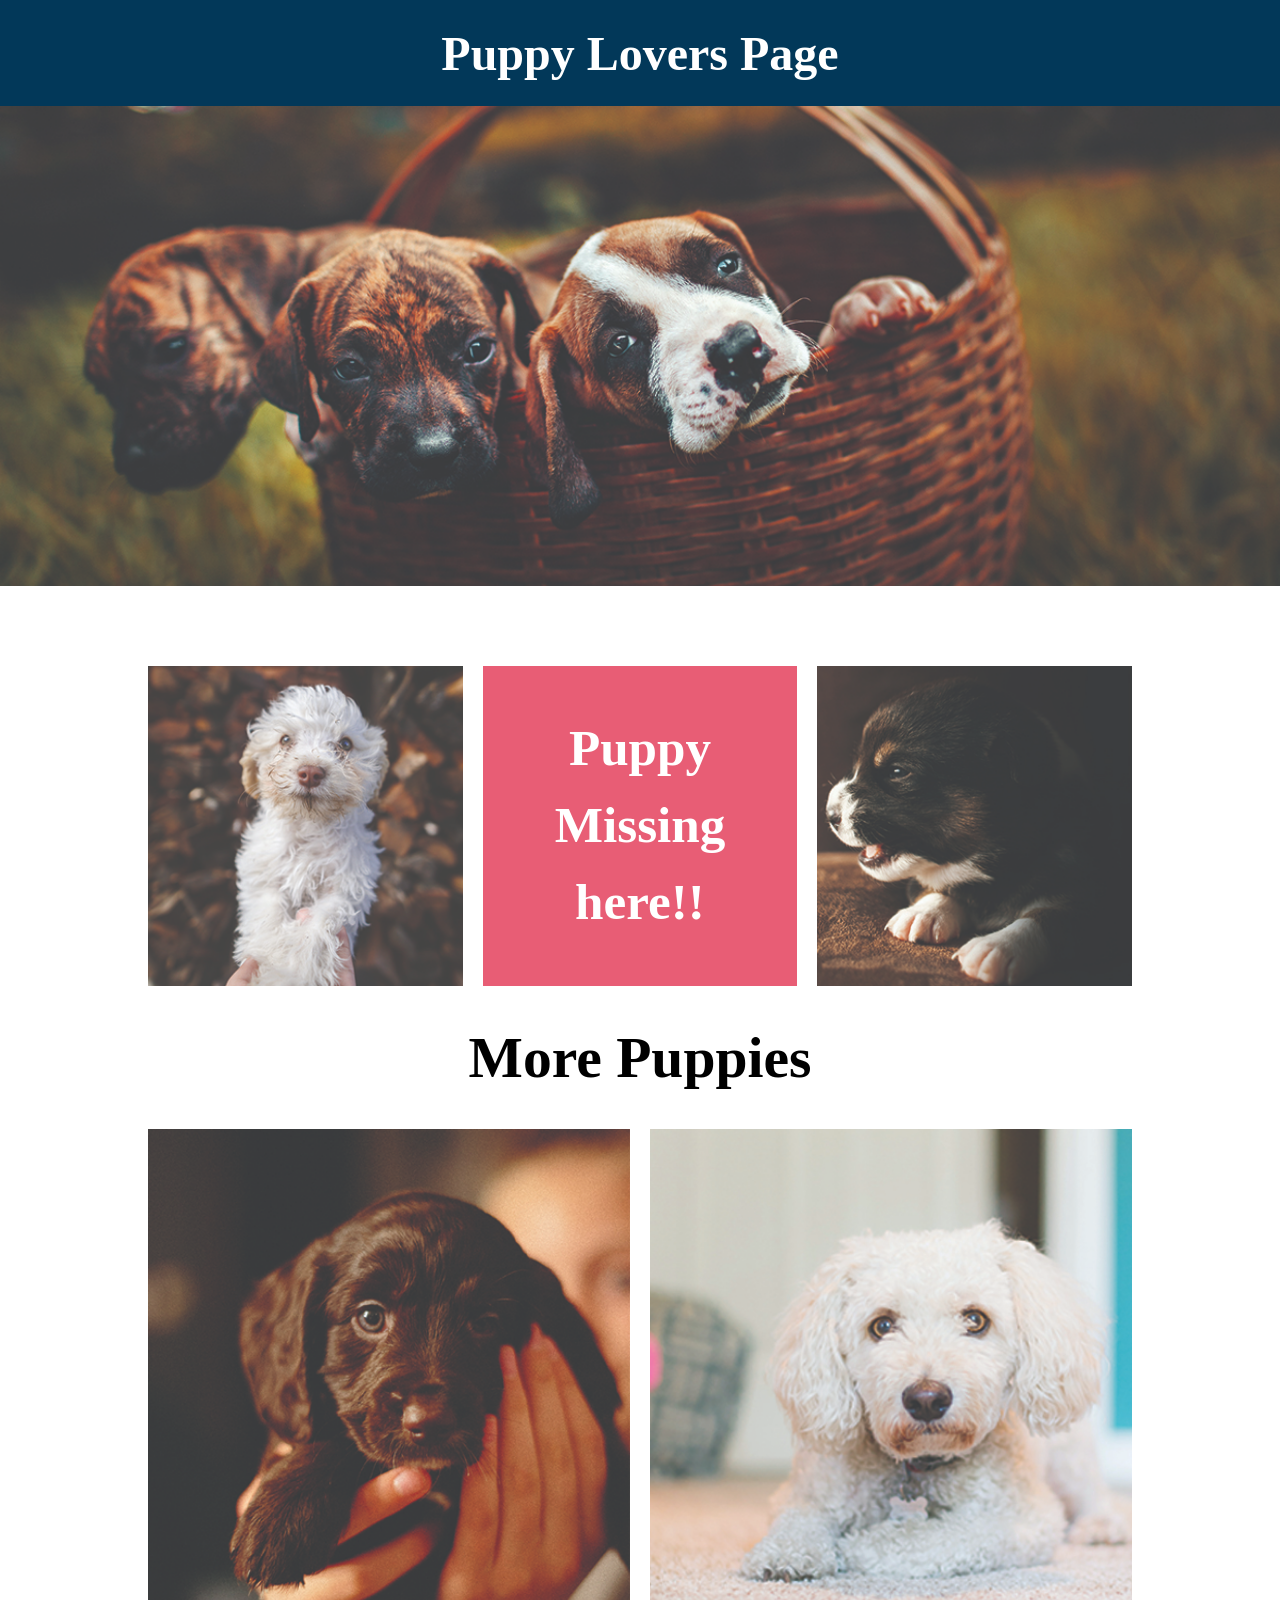
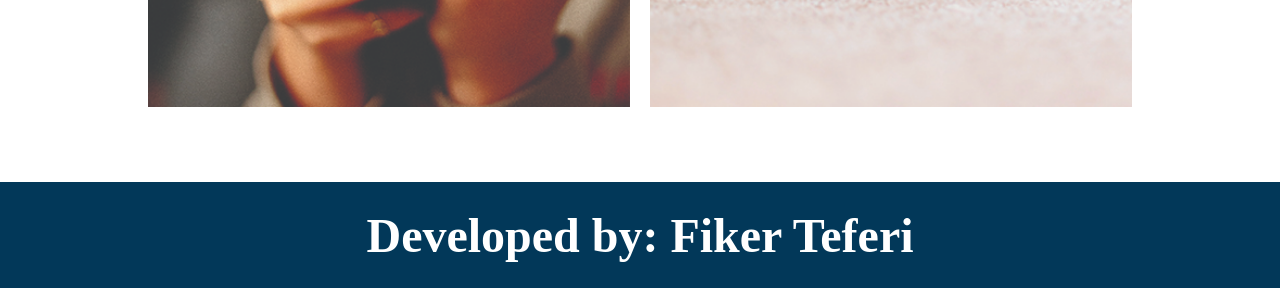
<file: Puppy Lovers/Puppy.html>
<!DOCTYPE html>
<html lang="en">
  <head>
    <meta charset="UTF-8" />
    <meta name="viewport" content="width=device-width, initial-scale=1.0" />
    <link rel="stylesheet" href="Puppy.css" />
    <title>Document</title>
  </head>
  <body>
    <header class="title">
      <h2>Puppy Lovers Page</h2>
    </header>
    <section>
      <div>
        <img
          src="banner-puppies.jpg"
          alt="Puppies Banner"
          width="100%"
        />
      </div>
    </section>
    <section class="center">
        <div class="row"> 
      <div class="col-third">
        <img
          src=" puppy-1.jpg"
          alt="Puppy 1"
          width="309px"
          height="310px"
        />
      </div>
      <div class="col-third pink-box"> 
        <h2 id="middle">Puppy <br> Missing <br> here!!</h2>
      </div>
      <div class="col-third">
        <img
          src="puppy-2.jpg"
          alt="Puppy 2"
          width="310px"
          height="310px"
        />
      </div>
      </div>
      <div class="full">
        <h2>More Puppies</h2>
      </div>
      <div class="row">
      <div class="col-half">
        <img
          src="puppy-3.jpg"
          alt="Puppy 3"
          width="444px"
          height="532px"
        />
      </div>
      <div class="col-half">
        <img
          src="puppy-4.jpg"
          alt="Puppy 4"
          width="444px"
          height="532px"
        />
      </div>
      </div>
    </section>

    <footer class="title">
      <h2>Developed by: Fiker Teferi</h2>
    </footer>
  </body>
</html>
</file>
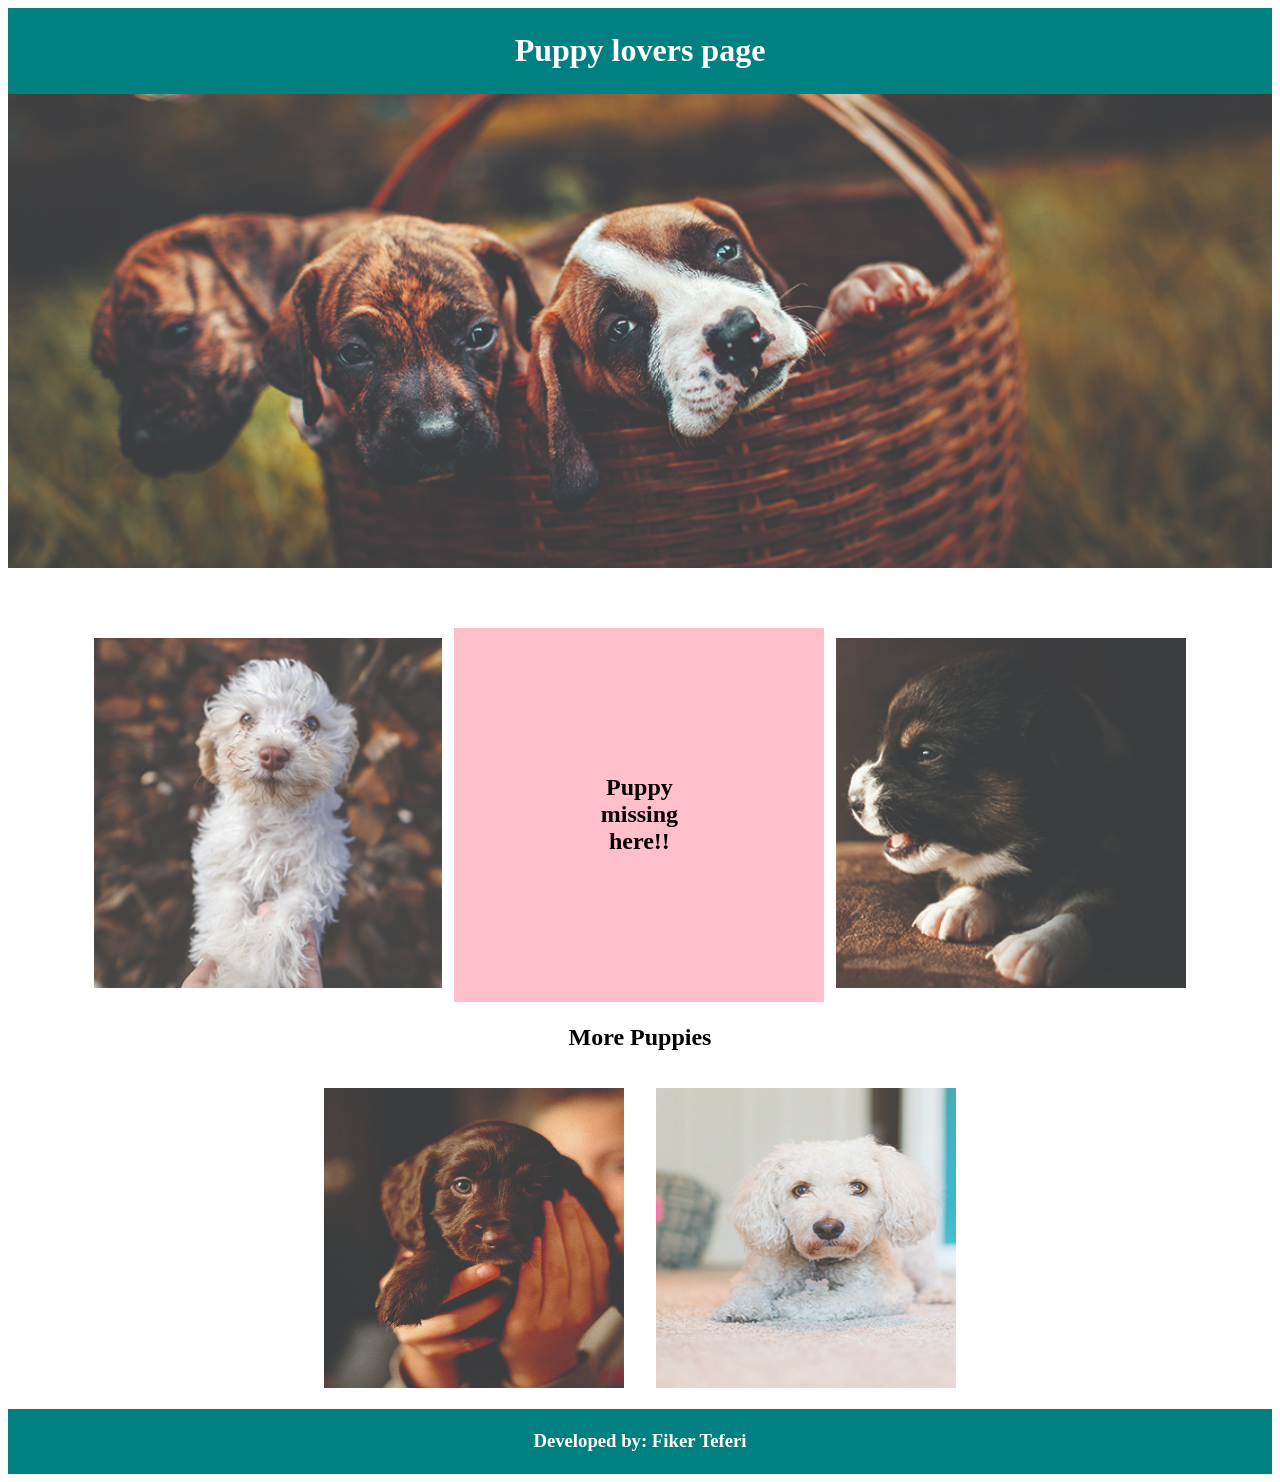
<file: assignments/Puppy Lovers/Assignment 2.html>
<!DOCTYPE html>
<html lang='en'>
<head>
    <meta charset='utf-8'>
    <meta name='viewport' content='width=device-width, initial-scale=1'>
    <title>Puppy Lovers Page</title>
    <link rel='stylesheet' href='main.css'>
</head>
<body margin="0" >
    <table width="100%" bgcolor="teal" >
    <tr>
        <td align="center">
            <h1><font color="white">Puppy lovers page</font></h1>
        </td>
    </tr>
</table>

    <img src="banner-puppies.jpg" width="100%" alt="banner puppies" >
    <center><br><br><br>
     <table cellpadding="10">
        <tr>
            <td>
    <img src="puppy-1.jpg" width="100%" height="350" alt="puppy"> 
            </td>
            <td width="350" height="350" align="center" bgcolor="pink">
                <h2>Puppy<br>missing<br>here!!</h2>
            </td>
    
            <td>
    <img src="puppy-2.jpg" width="100%" height="350" alt="puppy" >
    
            </td>
        </tr>
        </table>
    <table cellpadding="15">
    <h2>More Puppies</h2>
    <tr>
        <td>
    <img src="puppy-3.jpg" width="300" height="300" alt="puppy">
         </td>
         <td>
    <img src="puppy-4.jpg" width="300" height="300" alt="puppy">
        </td>
     </tr>
    </center>
    </table>

    <table width="100%" bgcolor="teal">
    <tr>
        <td align="center">
            <h3><font color="white">Developed by: Fiker Teferi</font></h3>
        </td>
    </tr>
</table>
</body>
</html>
</file>
<file: apple assignment group/apple assignment/style.css>
* {
    margin: 0;
    padding: 0;
    box-sizing: border-box;
}

html {
    scroll-behavior: smooth;
}

body {
    font-family: -apple-system, BlinkMacSystemFont, "SF Pro Text", "Helvetica Neue", Arial, sans-serif;
    background: #ffffff;
    color: #1d1d1f;
}

img {
    max-width: 100%;
    display: block;
}

.outer-wrapper {
    width: 100%;
    overflow: hidden;
}

.internal-wrapper {
    width: 980px;
    padding: 0 10px;
    margin: 0 auto;
}

.header-wrapper {
    background: rgba(255, 255, 255, 0.92);
    height: 44px;
    font-size: 14px;
    position: sticky;
    top: 0;
    z-index: 999;
    backdrop-filter: saturate(180%) blur(20px);
}

.nav-internal-wrapper {
    width: 1180px;
}

.header-wrapper ul {
    height: 44px;
    list-style: none;
    display: flex;
    justify-content: space-between;
    align-items: center;
}

.header-wrapper .header-links-wrapper ul li {
    display: inline-block;
    opacity: 0.82;
}

.header-wrapper .header-links-wrapper ul li:hover {
    opacity: 1;
}

.header-wrapper .header-links-wrapper ul li a {
    text-decoration: none;
    color: #1d1d1f;
    line-height: 44px;
    white-space: nowrap;
}

.logo-link,
.search-link,
.cart-link {
    width: 20px;
}

.logo-link img,
.search-link img,
.cart-link img {
    width: 18px;
    height: 18px;
    object-fit: contain;
    margin: 13px auto;
}

.cart-link img {
    width: 17px;
    height: 20px;
    margin-top: 12px;
}

.hero-section {
    min-height: 736px;
    position: relative;
    text-align: center;
    overflow: hidden;
    background: #f5f5f7;
    margin-bottom: 12px;
}

.section-image {
    position: absolute;
    inset: 0;
    z-index: 1;
    margin: 0;
    display: block;
}

.section-image img {
    width: 100%;
    height: 100%;
    object-fit: cover;
    object-position: center bottom;
}

.section-content,
.tile-content {
    position: relative;
    z-index: 2;
}

.top-content {
    padding-top: 72px;
}

.product-title,
.title-wrapper {
    font-size: 72px;
    font-weight: 700;
    letter-spacing: -0.055em;
    line-height: 1.05;
}

.brief-description,
.description-wrapper {
    font-size: 32px;
    font-weight: 400;
    letter-spacing: -0.02em;
    line-height: 1.15;
    margin-top: 8px;
}

.links-wrapper,
.button-links-wrapper {
    margin-top: 24px;
}

.links-wrapper ul {
    list-style: none;
}

.links-wrapper ul li {
    display: inline-block;
}

.links-wrapper ul li a,
.blue-button,
.outline-button {
    display: inline-block;
    border-radius: 980px;
    text-decoration: none;
    font-size: 19px;
    line-height: 1;
    margin: 0 6px;
}

.links-wrapper ul li a,
.blue-button {
    background: #0071e3;
    color: #ffffff;
    padding: 14px 26px;
    border: 1px solid #0071e3;
}

.links-wrapper ul li a:hover,
.blue-button:hover {
    background: #0077ed;
}

.outline-button {
    color: #0071e3;
    border: 1px solid #0071e3;
    padding: 14px 25px;
}

.outline-button:hover {
    background: #0071e3;
    color: #ffffff;
}

.main-highlight-wrapper .section-image img,
.apple-college-wrapper .section-image img,
.second-hightlight-wrapper .section-image img {
    object-fit: cover;
    object-position: center bottom;
}

.second-hightlight-wrapper {
    min-height: 780px;
}

.two-column-wrapper {
    display: flex;
    gap: 12px;
    padding: 0 12px 12px;
    background: #ffffff;
}

.left-side-wrapper,
.right-side-wrapper {
    width: 50%;
}

.promo-tile {
    height: 580px;
    position: relative;
    text-align: center;
    overflow: hidden;
    background: #f5f5f7;
}

.promo-tile .section-image img {
    width: 100%;
    height: 100%;
    object-fit: cover;
    object-position: center bottom;
}

.tile-content {
    padding: 38px 20px 0;
}

.title-wrapper-small {
    font-size: 50px;
    font-weight: 700;
    line-height: 1.05;
    letter-spacing: -0.045em;
}

.description-wraper {
    font-size: 26px;
    line-height: 1.14;
    letter-spacing: -0.02em;
    margin-top: 6px;
}

.logo-title,
.ipad-logo-title {
    display: flex;
    justify-content: center;
    align-items: center;
    min-height: 58px;
}

.logo-title img {
    height: 49px;
    width: auto;
}

.ipad-logo-title img {
    height: 48px;
    width: auto;
}

.small-button {
    font-size: 17px;
    padding: 12px 22px;
}

.outline-button.small-button {
    padding: 12px 21px;
}

.dark-tile {
    background: #000000;
}

.light-text {
    color: #ffffff;
}

.light-outline {
    color: #2997ff;
    border-color: #2997ff;
}

.light-outline:hover {
    background: #2997ff;
    color: #ffffff;
}

.fourth-highlight-wrapper .left-side-wrapper .section-image img,
.fourth-highlight-wrapper .right-side-wrapper .section-image img,
.sixth-highlight-wrapper .left-side-wrapper .section-image img,
.sixth-highlight-wrapper .right-side-wrapper .section-image img {
    object-position: center bottom;
}

.fifth-highlight-wrapper .left-side-wrapper .section-image img,
.fifth-highlight-wrapper .right-side-wrapper .section-image img {
    object-position: center center;
}

.entertainment-wrapper {
    background: #f5f5f7;
    padding: 36px 0 18px;
    text-align: center;
    overflow: hidden;
}

.entertainment-wrapper h2 {
    font-size: 64px;
    font-weight: 700;
    line-height: 1.05;
    letter-spacing: -0.055em;
    margin-bottom: 28px;
}

.entertainment-slider {
    display: flex;
    gap: 16px;
    width: max-content;
    transform: translateX(-240px);
}

.entertainment-card {
    width: 1250px;
    height: 668px;
    overflow: hidden;
    flex: 0 0 auto;
    background: #000;
}

.entertainment-card img {
    width: 100%;
    height: 100%;
    object-fit: cover;
}

.slider-dots {
    display: flex;
    justify-content: center;
    align-items: center;
    gap: 18px;
    padding: 20px 0 8px;
}

.slider-dots span {
    width: 11px;
    height: 11px;
    background: #8b8b8d;
    border-radius: 50%;
    display: inline-block;
}

.slider-dots .active-dot {
    width: 42px;
    border-radius: 20px;
    background: #000000;
}

.card-carousel-wrapper {
    background: #f5f5f7;
    padding: 16px 0 20px;
    overflow: hidden;
}

.card-carousel {
    display: flex;
    gap: 16px;
    width: max-content;
    transform: translateX(-80px);
}

.small-entertainment-card {
    width: 417px;
    height: 226px;
    overflow: hidden;
    flex: 0 0 auto;
}

.small-entertainment-card.wide-card {
    width: 469px;
    height: 264px;
}

.small-entertainment-card img {
    width: 100%;
    height: 100%;
    object-fit: cover;
}

.footer-wrapper {
    background-color: #f5f5f7;
    color: #6e6e73;
    font-size: 12px;
    line-height: 1.35;
}

.footer-internal-wrapper {
    width: 980px;
}

.upper-text-container {
    border-bottom: 1px solid #d2d2d7;
    padding: 17px 0 11px;
}

.upper-text-container p {
    margin-bottom: 10px;
}

.footer-links-wrapper {
    display: flex;
    justify-content: space-between;
    padding-top: 20px;
}

.footer-links-wrapper > div {
    width: 18%;
}

.footer-wrapper ul {
    list-style: none;
    padding-bottom: 20px;
}

.footer-wrapper ul li {
    padding: 4px 0;
}

.footer-links-wrapper a,
.my-apple-wrapper a,
.footer-links-terms a {
    color: #515154;
    text-decoration: none;
}

.footer-links-wrapper a:hover,
.my-apple-wrapper a:hover,
.footer-links-terms a:hover {
    text-decoration: underline;
}

.footer-links-wrapper h3 {
    color: #1d1d1f;
    font-size: 12px;
    font-weight: 600;
    margin-bottom: 8px;
}

.my-apple-wrapper {
    border-bottom: 1px solid #d2d2d7;
    padding-bottom: 10px;
    margin-bottom: 10px;
}

.copyright-wrapper {
    display: flex;
    justify-content: space-between;
    gap: 20px;
    padding: 0 0 20px;
}

.footer-links-terms ul li {
    display: inline-block;
    padding: 0 8px;
    border-right: 1px solid #ccc;
}

.footer-links-terms ul li:last-child {
    border-right: 0;
}

.footer-country {
    white-space: nowrap;
}

@media (max-width: 1180px) {
    .nav-internal-wrapper {
        width: 100%;
        padding: 0 22px;
    }
}

@media (max-width: 900px) {
    .internal-wrapper,
    .footer-internal-wrapper {
        width: 100%;
    }

    .header-wrapper li:nth-child(n+4):nth-child(-n+12) {
        display: none;
    }

    .product-title,
    .title-wrapper {
        font-size: 48px;
        letter-spacing: -0.035em;
    }

    .brief-description,
    .description-wrapper {
        font-size: 24px;
    }

    .hero-section {
        min-height: 590px;
    }

    .two-column-wrapper,
    .footer-links-wrapper,
    .copyright-wrapper {
        flex-direction: column;
    }

    .left-side-wrapper,
    .right-side-wrapper,
    .footer-links-wrapper > div {
        width: 100%;
    }

    .promo-tile {
        height: 520px;
    }

    .title-wrapper-small {
        font-size: 40px;
    }

    .description-wraper {
        font-size: 21px;
    }

    .entertainment-wrapper h2 {
        font-size: 44px;
    }

    .entertainment-card {
        width: 760px;
        height: 406px;
    }

    .entertainment-slider {
        transform: translateX(-220px);
    }
}
</file>
<file: Technology website/Tech/styles.css>
* {
    margin: 0;
    padding: 0;
    box-sizing: border-box;
}

body {
    font-family: 'Segoe UI', Roboto, Arial, sans-serif;
    color: #1a1a1a;
    background: #fff;
    line-height: 1.5;
    font-size: 14px;
}

a {
    text-decoration: none;
    color: inherit;
}

ul {
    list-style: none;
}

img {
    max-width: 100%;
    height: auto;
    display: block;
}

.top-header {
    position: sticky;
    top: 0;
    z-index: 100;
    background: #fff;
    border-bottom: 1px solid #e5e5e5;
}

.header-box {
    display: flex;
    align-items: center;
    max-width: 1440px;
    margin: 0 auto;
    padding: 0 24px;
    height: 56px;
    gap: 30px;
}

.site-logo img {
    height: 28px;
}

.main-menu {
    flex: 1;
}

.main-menu ul {
    display: flex;
    height: 56px;
}

.main-menu ul li a {
    display: flex;
    align-items: center;
    height: 56px;
    padding: 0 14px;
    font-size: 13px;
    font-weight: 500;
    color: #333;
    border-bottom: 2px solid transparent;
}

.main-menu ul li a:hover {
    color: #000;
    border-bottom-color: #000;
}

.support-link {
    color: #555;
}

.header-icons {
    display: flex;
    gap: 8px;
}

.icon-btn {
    width: 36px;
    height: 36px;
    display: flex;
    align-items: center;
    justify-content: center;
    border-radius: 50%; /*Circle on the icon*/
    font-size: 18px;
}

.icon-btn:hover {
    background: #f2f2f2;
}

.big-banner {
    position: relative;
    background: #e8eef8;
}

.banner-slide {
    position: relative;
}

.banner-slide img {
    width: 100%;
    min-height: 420px;
}

.banner-text {
    position: absolute;
    top: 50%;
    left: 50%;
    transform: translate(-50%, -50%);
    text-align: center;
    width: 100%;
    padding: 0 24px;
}

.banner-text h1 {
    font-size: clamp(1.5rem, 3.5vw, 3rem);
    font-weight: 700;
    line-height: 1.1;
    margin-bottom: 10px;
}

.banner-sub {
    font-size: clamp(0.85rem, 1.5vw, 1.1rem);
    color: #444;
    margin-bottom: 18px;
    letter-spacing: 0.5px;
}

.link-btn {
    font-size: 0.9rem;
    font-weight: 600;
    color: #0066cc;
}

.link-btn:hover {
    text-decoration: underline;
}

.white-link {
    color: #fff;
}

.banner-dots {
    position: absolute;
    bottom: 16px;
    left: 50%;
    transform: translateX(-50%);
    display: flex;
    gap: 6px;
}

.dot {
    width: 8px;
    height: 8px;
    border-radius: 50%;
    background: rgba(0, 0, 0, 0.25);
    border: 1px solid rgba(0, 0, 0, 0.2);
}

.dot.active {
    width: 28px;
    border-radius: 4px;
    background: #333;
    border-color: #333;
}

.product-showcase {
    margin: 0 auto;
}

.showcase-full {
    position: relative;
    overflow: hidden;
    margin: 10px 0;
}

.showcase-full img {
    width: 100%;
    max-height: 520px;
    object-fit: cover;
    min-height: 300px;
    background: #f0ebe5;
}

.showcase-full .showcase-text {
    position: absolute;
    left: 6%;
    top: 50%;
    transform: translateY(-50%);
}

.showcase-row {
    display: grid;
    grid-template-columns: 1fr 1fr;
    gap: 8px;
    padding: 8px 0;
}

.showcase-item {
    position: relative;
    overflow: hidden;
    min-height: 300px;
    background: #f5f5f5;
}

.showcase-item img {
    width: 100%;
    height: 100%;
    object-fit: cover;
    position: absolute;
    top: 0;
    left: 0;
}

.dark-bg {
    background: #0d0d1a;
}

.blue-bg {
    background: #0a1f5c;
}

.light-bg {
    background: #dce9f8;
}

.showcase-item .showcase-text {
    position: absolute;
    bottom: 35px;
    left: 50%;
    transform: translateX(-50%);
    z-index: 2;
    width: 100%;
    text-align: center;
    padding: 0 40px;
}

.center-text {
    text-align: center;
}

.showcase-text h2 {
    font-size: clamp(1.4rem, 2.5vw, 2.2rem);
    font-weight: 700;
    line-height: 1.15;
    margin-bottom: 8px;
}

.showcase-text p {
    font-size: 0.95rem;
    color: #444;
    margin-bottom: 14px;
}

.dark-bg .showcase-text h2,
.dark-bg .showcase-text p,
.blue-bg .showcase-text h2,
.blue-bg .showcase-text p {
    color: #fff;
}

.tag {
    display: block;
    font-size: 0.85rem;
    font-weight: 500;
    margin-bottom: 6px;
}

.gold-tag {
    color: #c8a84b;
    font-size: 1.1rem;
    font-weight: 700;
    letter-spacing: 1px;
}

.blue-tag {
    color: #0055aa;
}

.discount-badge {
    display: inline-block;
    background: linear-gradient(135deg, #00b4ff, #7b00ff);
    color: #fff;
    font-size: 0.75rem;
    font-weight: 800;
    padding: 6px 14px;
    border-radius: 6px;
    margin-bottom: 12px;
}

.events-section {
    max-width: 1440px;
    margin: 0 auto;
    padding: 56px 40px 48px;
    text-align: center;
}

.events-section h2 {
    font-size: 2rem;
    font-weight: 700;
    margin-bottom: 6px;
}

.see-all {
    display: inline-block;
    font-size: 0.9rem;
    color: #0066cc;
    font-weight: 600;
    margin-bottom: 28px;
}

.see-all:hover {
    text-decoration: underline;
}

.events-list {
    display: grid;
    grid-template-columns: repeat(3, 1fr);
    gap: 20px;
}

.event-item img {
    width: 100%;
    border-radius: 6px;
    aspect-ratio: 16/9;
    background: #e0e0e0;
}

.event-item p {
    margin-top: 12px;
    font-size: 0.9rem;
    text-align: left;
}

.latest-news {
    max-width: 1440px;
    margin: 0 auto;
    padding: 0 0 60px;
}

.news-layout {
    display: grid;
    grid-template-columns: 1fr 1fr;
}

.news-large {
    position: relative;
    overflow: hidden;
    min-height: 460px;
    background: #111;
}

.news-small-list {
    display: grid;
    grid-template-columns: 1fr 1fr;
    grid-template-rows: 1fr 1fr;
}

.news-small {
    position: relative;
    overflow: hidden;
    min-height: 230px;
    background: #111;
    border: 5px solid white;
    padding: 8px;
}

.news-large img,
.news-small img {
    width: 100%;
    height: 100%;
    object-fit: cover;
    opacity: 0.75;
}

.news-large:hover img,
.news-small:hover img {
    opacity: 0.6;
}

.news-overlay {
    position: absolute;
    bottom: 0;
    left: 0;
    right: 0;
    padding: 20px 22px;
    background: linear-gradient(to top, rgba(0, 0, 0, 0.75), transparent);
    color: #fff;
}

.news-overlay h3 {
    font-size: 1rem;
    font-weight: 700;
    margin-bottom: 6px;
}

.news-large .news-overlay h3 {
    font-size: 1.2rem;
}

.news-overlay p {
    font-size: 0.8rem;
    color: #ccc;
}

.bottom-footer {
    background: #f5f5f5;
    border-top: 1px solid #e0e0e0;
}

.footer-box {
    max-width: 1440px;
    margin: 0 auto;
    padding: 48px 40px 24px;
}

.footer-menu {
    display: grid;
    grid-template-columns: repeat(5, 1fr);
    gap: 24px 32px;
    margin-bottom: 40px;
}

.footer-col h4 {
    font-size: 0.9rem;
    font-weight: 700;
    color: #111;
    margin-bottom: 14px;
}

.footer-col h5 {
    font-size: 0.85rem;
    font-weight: 700;
    color: #111;
    margin-bottom: 10px;
    margin-top: 18px;
}

.footer-col h5:first-of-type {
    margin-top: 4px;
}

.footer-col ul li {
    margin-bottom: 8px;
}

.footer-col ul li a {
    font-size: 0.8rem;
    color: #555;
}

.footer-col ul li a:hover {
    color: #000;
}

.footer-bottom {
    display: flex;
    align-items: flex-end;
    justify-content: flex-start;
    flex-wrap: wrap;
    gap: 25px;
    padding: 28px 0;
    border-top: 1px solid #ddd;
}

.newsletter-box p {
    font-size: 0.85rem;
    font-weight: 600;
    color: #111;
    margin-bottom: 12px;
}

.email-form {
    display: flex;
}

.email-form input {
    border: 1px solid #bbb;
    border-right: none;
    padding: 9px 16px;
    font-size: 0.85rem;
    border-radius: 4px 0 0 4px;
    width: 240px;
    background: #fff;
}

.email-form input:focus {
    border-color: #0066cc;
    outline: none;
}

.email-form button {
    background: #0066cc;
    color: #fff;
    border: none;
    padding: 9px 20px;
    font-size: 0.85rem;
    font-weight: 600;
    border-radius: 0 4px 4px 0;
    cursor: pointer;
}

.email-form button:hover {
    background: #0055aa;
}

.social-icons {
    display: flex;
    gap: 10px;
    align-items: center;
}

.social-btn {
    width: 38px;
    height: 38px;
    display: flex;
    align-items: center;
    justify-content: center;
    border-radius: 50%;
    background: #ddd;
    font-size: 16px;
}

.social-btn:hover {
    background: #bbb;
}

.footer-legal {
    display: flex;
    justify-content: space-between;
    flex-wrap: wrap;
    gap: 12px;
    padding-top: 20px;
    border-top: 1px solid #ddd;
    font-size: 0.75rem;
    color: #777;
}

.legal-links {
    display: flex;
    gap: 20px;
}

.legal-links a {
    color: #555;
}

.legal-links a:hover {
    color: #000;
}

.region-select {
    display: flex;
    align-items: center;
    gap: 5px;
}

@media (max-width: 1024px) {
    .footer-menu {
        grid-template-columns: repeat(3, 1fr);
    }
}

@media (max-width: 768px) {
    .header-box {
        gap: 12px;
        padding: 0 12px;
    }

    .main-menu ul li a {
        padding: 0 8px;
        font-size: 11px;
    }

    .showcase-row {
        grid-template-columns: 1fr;
    }

    .showcase-item {
        min-height: 260px;
    }

    .events-list {
        grid-template-columns: 1fr;
    }

    .news-layout {
        grid-template-columns: 1fr;
    }

    .news-small-list {
        grid-template-columns: 1fr 1fr;
    }

    .footer-menu {
        grid-template-columns: repeat(2, 1fr);
    }

    .footer-bottom {
        flex-direction: column;
    }

    .footer-legal {
        flex-direction: column;
        align-items: flex-start;
    }
}

@media (max-width: 480px) {
    .main-menu ul li:nth-child(n+5) {
        display: none;
    }

    .banner-text h1 {
        font-size: 1.8rem;
    }

    .showcase-text {
        padding: 20px;
    }

    .showcase-text h2 {
        font-size: 1.3rem;
    }

    .events-section {
        padding: 36px 16px 32px;
    }

    .events-section h2 {
        font-size: 1.5rem;
    }

    .news-small-list {
        grid-template-columns: 1fr;
    }

    .footer-menu {
        grid-template-columns: 1fr 1fr;
    }

    .footer-box {
        padding: 32px 16px 16px;
    }

    .email-form input {
        width: 150px;
    }
}
</file>
<file: Final Project/Style.css>
Style · CSS
*{
    margin: 0;
    padding: 0;
    box-sizing: border-box;
    font-family: 'Poppins', sans-serif;
    text-decoration: none;
    list-style: none; 
}
html {
  scroll-behavior: smooth;
}
.header{
    position: fixed;
    top: 0;
    left: 0;
    width: 100%;
    padding: 25px 10%;
    background: rgba(0, 0, 0, 0.8);
    backdrop-filter: blur(10px);
    display: flex;
    justify-content: space-between;
    align-items: center;
    z-index: 100;
}
 
.logo{
    color: white;
    font-weight: 600;
    font-size: 25px;
    transition: 0.3s ease;
}
 
.logo:hover{
    color: orangered;
    text-shadow: 0 0 25px orangered, 
                 0 0 50px orangered;
    transform: scale(1.1);
}
 
span{
    color: orangered;
}
 
.navbar a{
    color: white;
    font-size: 18px;
    font-weight: 500;
    margin: 0 20px;
    border-bottom: 3px solid transparent;
    transition: 0.3s ease;
}
 
.navbar a:hover,
.navbar a.active{
    color: orangered;
    border-bottom: 3px solid orangered; 
}
 
.contact{
    color: black;
    font-size: 16px;
    font-weight: 600;
    padding: 10px 28px;
    background-color: white;
    border: 2px solid transparent;
    border-radius: 8px;
    transition: 0.3s ease;
    letter-spacing: 1px;
}
.contact:hover,
.contact.active{
    color: white;
    background-color: orangered;
    border: 2px solid orangered;
    box-shadow: 0 0 25px orangered, 
                0 0 50px orangered;
}
.home{
    width: 100%;
    min-height: 100vh;
    background: rgb(241, 241, 241);
    display: flex;
    align-items: center;
    gap: 7em;
    padding: 30px 12% 0;
}
.home-content{
    max-width: 800px;
}
.home-content h3{
    font-size: 42px;
}
.home-content h1{
    font-size: 62px;
    line-height: 1.2;
}
.home-content p{
    font-size: 18px;
    margin: 25px 0 30px;
}
.btn-box{
    width: 345px;
    display: flex;
    gap: 2em;
}
.btn-1{
    display: inline-block;
    padding: 15px 28px;
    background-color: black;
    color: white;
    font-size: 18px;
    font-weight: 600;
    border: 2px solid transparent;
    border-radius: 8px;
    letter-spacing: 1px;
    transition: 0.3s ease;
    cursor: pointer;
    text-align: center;
}
.btn-1:hover{
    color: black;
    background-color: white;
    border: 2px solid black;
}
.btn-2{
    display: inline-block;
    padding: 15px 28px;
    background-color: orangered;
    color: white;
    font-size: 18px;
    font-weight: 600;
    border: 2px solid black;
    border-radius: 8px;
    letter-spacing: 1px;
    transition: 0.3s ease;
    cursor: pointer;
    text-align: center;
}
.btn-2:hover{
    color: orangered;
    background-color: white;
}
.img-box img{
    border-radius: 50%;
    width: 550px; 
}
::-webkit-scrollbar{
    width: 15px;
}
::-webkit-scrollbar-thumb{
    background: orangered;
}
::-webkit-scrollbar-track{
    background: rgba(0, 0, 0, 0.6);
    width: 50px;
}
.education{
    min-height: 100vh;
    background: black;
    display: flex;
    justify-content: center;
    align-items: center;
    gap: 10em;
    padding:12% 8%;
}
.about-img img{
    width: 550px;
    position: relative;
    box-shadow: 0 0 25px orangered, 
                0 0 50px orangered;
    border-radius: 50%;
}
.about-content h2{
    text-align: left;
    color: white;
    font-size: 42px;
}
.about-content h3{
    font-size: 62px;
    color: white;
}
.about-content p{
    font-size: 20px;
    color: white;
    margin: 2em 0 3em;
}
 
.contact-form{
    min-height: 100vh;
    padding-top: 120px;
}
.contact-form h2{
    text-align: center;
    font-size: 36px;
    margin-top: 3em;
    margin-bottom: 1em;
}
.contact-form form{
    text-align: center;
    max-width: 50em;
    margin: 1rem auto;
    margin-bottom: 3rem;
}
.contact-form form .input-box{
    display: flex;
    justify-content: center;
    flex-wrap: wrap;
}
.contact-form form .input-box input,
.contact-form form textarea{
    width: 100%;
    padding: 1.5em;
    font-size: 18px;
    margin: 1em 0;
    color: black;
    background: rgb(241, 241, 241);
    border-radius: .8em;
    resize: none;
}
.footer{
    position: relative;
    background-color: black;
    padding: 40px 0;
    bottom: 0;
    width: 100%;
}
.footer .social{
    text-align: center;
    padding-bottom: 25px;
    color: white;
}
.footer .social a{
    color: white;
    font-size: 24px;
    border: 2px solid orangered;
    border-radius: 50%;
    width: 40px;
    height: 40px;
    line-height: 38px;
    display: inline-block;
    text-align: center;
    margin: 0 8px;
    box-shadow: 0 0 10px orangered, 
                0 0 10px orangered;
    transition: 0.3s ease;
}
.footer .social a:hover{
    transform: scale(1.2)translateY(-10px);
    color: orangered;
    border: 2px solid orangered;
}
.footer ul{
    margin-top: 0;
    padding: 0;
    font-size: 18px;
    line-height: 1.6;
    margin-bottom: 0;
    text-align: center;
}
.footer ul li a{
    color: white;
    border-bottom: 2px solid transparent;
    transition: 0.3s ease;
}
.footer ul li a:hover{
    border-bottom: 2px solid orangered;
}
.footer ul li{
    display: inline-block;
    padding: 0 15px;
}
.footer .copyright{
    text-align: center;
    color: white;
    font-size: 12px;
    margin-top: 15px;
}
 
/* SKILLS SECTION */
.skills{
    min-height: 100vh;
    background: rgb(241, 241, 241);
    padding: 140px 8% 60px;
}
.skills .heading{
    text-align: center;
    font-size: 42px;
    margin-bottom: 50px;
}
.skills-container{
    display: grid;
    grid-template-columns: repeat(auto-fit, minmax(280px, 1fr));
    gap: 2em;
}
.skill-box{
    background: white;
    padding: 30px;
    border-radius: 10px;
    text-align: center;
    box-shadow: 0 5px 15px rgba(0,0,0,0.1);
    transition: 0.3s ease;
}
.skill-box:hover{
    transform: translateY(-10px);
    box-shadow: 0 0 25px orangered;
}
.skill-box i{
    font-size: 45px;
    color: orangered;
    margin-bottom: 15px;
}
.skill-box h3{
    font-size: 22px;
    margin-bottom: 15px;
}
.skill-bar{
    width: 100%;
    height: 10px;
    background: rgb(220, 220, 220);
    border-radius: 10px;
    overflow: hidden;
}
.skill-per{
    height: 100%;
    background: orangered;
    border-radius: 10px;
    position: relative;
}
.skill-per span{
    position: absolute;
    top: -25px;
    right: 0;
    color: black;
    font-size: 14px;
    font-weight: 600;
}
 
/* PROJECTS SECTION */
.projects{
    min-height: 100vh;
    background: black;
    padding: 140px 8% 60px;
}
.projects .heading{
    text-align: center;
    color: white;
    font-size: 42px;
    margin-bottom: 50px;
}
.projects-container{
    display: grid;
    grid-template-columns: repeat(auto-fit, minmax(320px, 1fr));
    gap: 2.5em;
}
.project-box{
    background: rgb(20, 20, 20);
    border-radius: 10px;
    overflow: hidden;
    transition: 0.3s ease;
}
.project-box:hover{
    transform: translateY(-10px);
    box-shadow: 0 0 25px orangered;
}
.project-box img{
    width: 100%;
    height: 220px;
    object-fit: cover;
}
.project-info{
    padding: 20px;
}
.project-info h3{
    color: white;
    font-size: 22px;
    margin-bottom: 10px;
}
.project-info p{
    color: rgb(200, 200, 200);
    font-size: 15px;
    margin-bottom: 15px;
}
.project-links{
    display: flex;
    gap: 1.5em;
}
.project-links a{
    color: orangered;
    font-size: 15px;
    font-weight: 500;
    display: flex;
    align-items: center;
    gap: 5px;
}
.project-links a:hover{
    text-decoration: underline;
}
 
/* ================= RESPONSIVE ================= */
 
@media (max-width: 991px){
    .home,
    .education{
        flex-direction: column;
        gap: 3em;
        padding: 140px 8% 60px;
        text-align: center;
    }
    .home-content{
        max-width: 100%;
    }
    .home-content h1{
        font-size: 46px;
    }
    .home-content h3{
        font-size: 32px;
    }
    .btn-box{
        width: 100%;
        justify-content: center;
    }
    .img-box img,
    .about-img img{
        width: 320px;
    }
    .about-content h3{
        font-size: 42px;
    }
}
 
@media (max-width: 768px){
    .header{
        flex-wrap: wrap;
        padding: 15px 6%;
        row-gap: 12px;
    }
    .navbar{
        width: 100%;
        order: 3;
        display: flex;
        justify-content: center;
        flex-wrap: wrap;
        gap: 0.5em 1em;
    }
    .navbar a{
        margin: 0;
        font-size: 16px;
    }
    .contact{
        padding: 8px 20px;
        font-size: 14px;
    }
    .skills-container,
    .projects-container{
        grid-template-columns: 1fr;
    }
    .skills,
    .projects{
        padding: 140px 6% 60px;
    }
}
 
@media (max-width: 480px){
    .home-content h1{
        font-size: 34px;
    }
    .home-content p{
        font-size: 16px;
    }
    .img-box img,
    .about-img img{
        width: 240px;
    }
    .contact-form form .input-box{
        flex-direction: column;
    }
}
</file>
<file: Puppy Lovers/Puppy.css>
/*Fiker Teferi AJ1597*/
* {
  margin: 0;
  padding: 0;
  box-sizing: border-box;
}

.title {
  background-color: #023859;
  color: white;
  text-align: center;
  padding: 2%;
  font-size: 2.5vw;
}

/* Moblie */
.center {
  padding: 20px;
}

.center div {
  text-align: center;
  margin-top: 2%;
  margin-bottom: 2%;
}

.center img {
  display: block;
  max-width: 100%;
  height: auto;
  margin: 0 auto;
}

#middle {
  display: none;
}

.row {
  display: flex;
  flex-wrap: wrap;
  gap: 20px;
}

/* On mobile the default is stacked) */
.col-third,
.col-half {
  width: 100%;
}

/* Tablet & Desktop */
@media only screen and (min-width: 768px) {
  .center {
    max-width: 1024px;
    margin: 0 auto;
    padding: 36px 20px;
  }

  .col-third {
    flex: 1 1 calc(33.333% - 20px);
  }

  .col-third img {
    width: 100%;
    height: 25vw;
    object-fit: cover;
  }

  .pink-box {
    background-color: #e85d75;
    height: 25vw;
    display: flex;
    align-items: center;
    justify-content: center;
  }

  #middle {
    display: block;
    font-size: 4vw;
    line-height: 1.5;
    color: white;
    text-align: center;
  }

  .full {
    width: 100%;
    font-size: 3vw;
    margin: 30px 0 20px;
    text-align: center;
  }

  .col-half {
    flex: 1 1 calc(50% - 20px);
  }

  .col-half img {
    width: 100%;
    height: auto;
  }
}
</file>
<file: assignments/Puppy Lovers/main.css>

</file>
